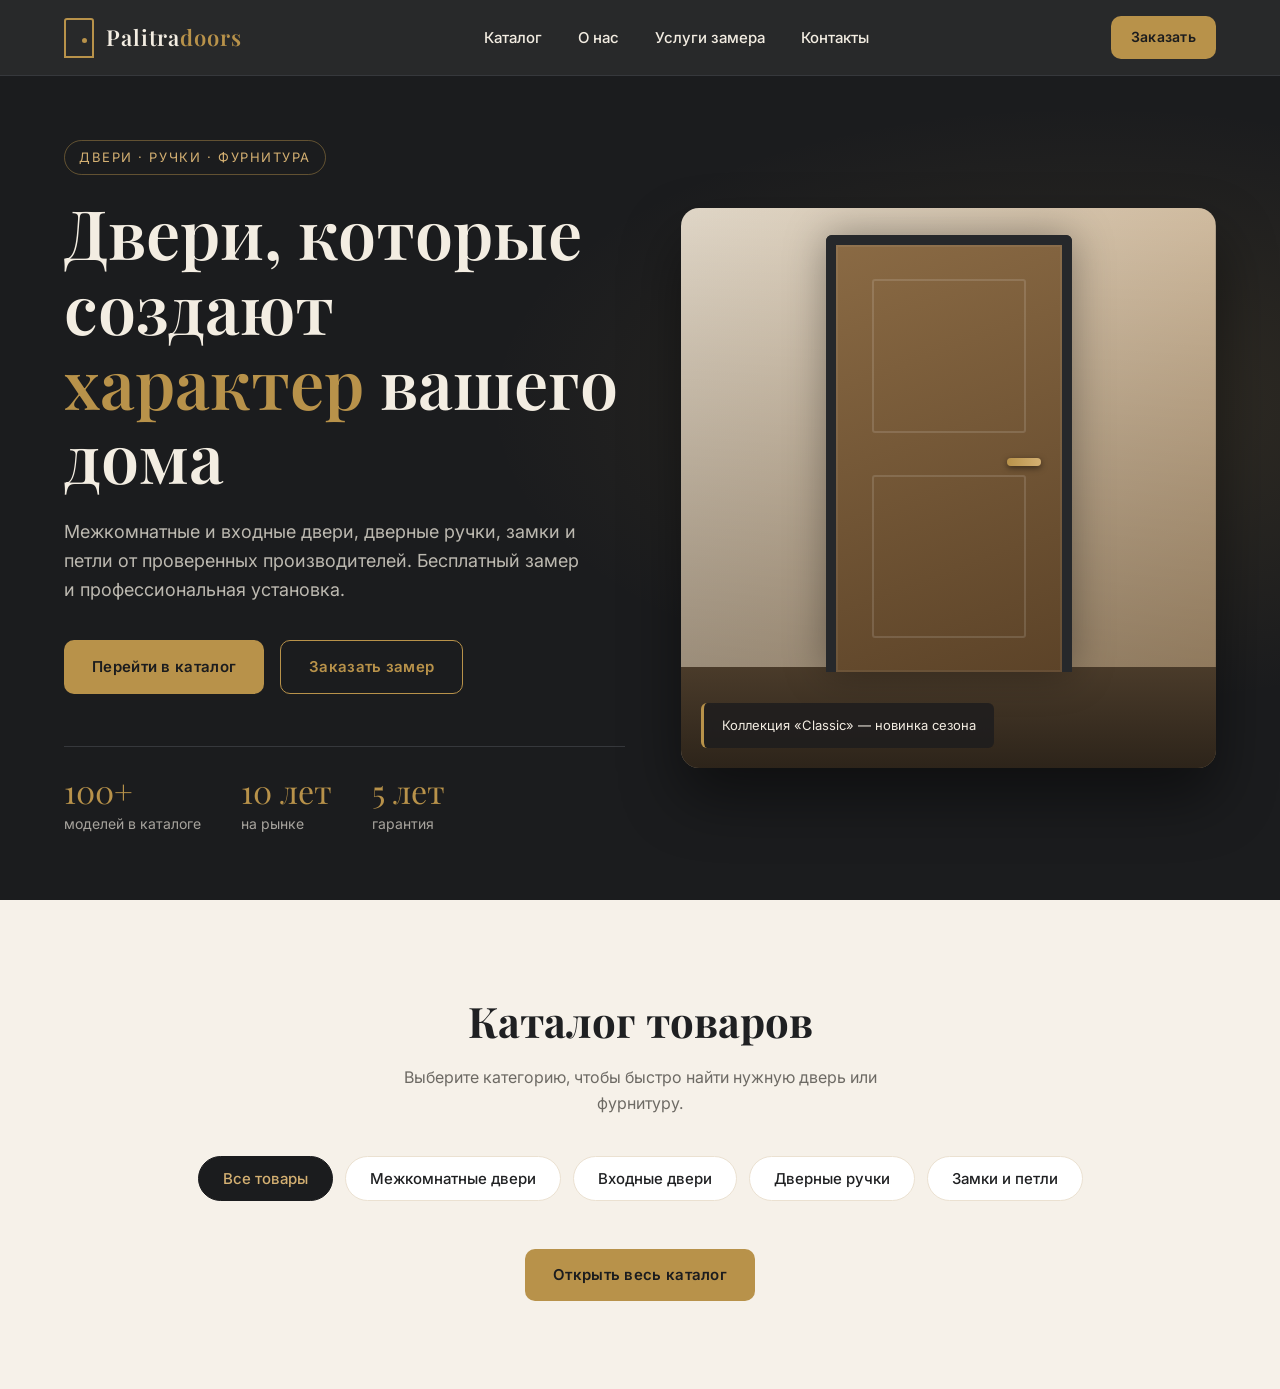
<file: index.html>
<!DOCTYPE html>
<html lang="ru">
<head>
  <meta charset="UTF-8">
  <meta name="viewport" content="width=device-width, initial-scale=1.0">
  <title>PalitraDoors — двери, ручки и ламинаты</title>
  <meta name="description" content="Каталог межкомнатных и входных дверей, дверных ручек, замков и петель. Бесплатный замер и установка.">

  <!-- Шрифты: Times New Roman (заголовки) + Inter (текст) -->
  <link rel="preconnect" href="https://fonts.googleapis.com">
  <link rel="preconnect" href="https://fonts.gstatic.com" crossorigin>
  <link href="https://fonts.googleapis.com/css2?family=Inter:wght@400;500;600&family=Playfair+Display:wght@500;600;700&display=swap" rel="stylesheet">

  <link rel="stylesheet" href="./style.css">
</head>

<body>

  <!-- =====================================================
       ШАПКА САЙТА
       ===================================================== -->
  <header class="header">
    <div class="container header__inner">

      <!-- Логотип -->
      <a href="#" class="logo" aria-label="PalitraDoors" — на главную">
        <span class="logo__icon"></span>
        <span class="logo__text">Palitra<span>doors</span></span>
      </a>

      <!-- Главное меню -->
      <nav class="nav" id="nav" aria-label="Главное меню">
        <ul class="nav__list">
          <li><a class="nav__link" href="./catalog.html">Каталог</a></li>
          <li><a class="nav__link" href="./about.html">О нас</a></li>
          <li><a class="nav__link" href="./measure.html">Услуги замера</a></li>
          <li><a class="nav__link" href="./contacts.html">Контакты</a></li>
        </ul>
      </nav>

      <!-- Кнопка заказа звонка -->
      <a href="contacts.html" class="btn btn--primary btn--sm header__cta">Заказать</a>

      <!-- Бургер для мобильных устройств -->
      <button class="burger" id="burger" aria-label="Открыть меню" aria-expanded="false">
        <span></span><span></span><span></span>
      </button>
    </div>
  </header>

  <main>

    <!-- =====================================================
         ГЛАВНЫЙ ЭКРАН (HERO)
         ===================================================== -->
    <section class="hero" id="home">
      <div class="container hero__inner">

        <!-- Текстовая часть -->
        <div class="hero__content">
          <span class="hero__tag">Двери · Ручки · Фурнитура</span>
          <h1 class="hero__title">Двери, которые создают <em>характер</em> вашего дома</h1>
          <p class="hero__subtitle">
            Межкомнатные и входные двери, дверные ручки, замки и петли от проверенных
            производителей. Бесплатный замер и профессиональная установка.
          </p>

          <div class="hero__actions">
            <a href="catalog.html" class="btn btn--primary">Перейти в каталог</a>
            <a href="measure.html" class="btn btn--outline">Заказать замер</a>
          </div>

          <!-- Цифры (заменить на реальные) -->
          <div class="hero__stats">
            <div class="stat">
              <div class="stat__num">100+</div>
              <div class="stat__label">моделей в каталоге</div>
            </div>
            <div class="stat">
              <div class="stat__num">10 лет</div>
              <div class="stat__label">на рынке</div>
            </div>
            <div class="stat">
              <div class="stat__num">5 лет</div>
              <div class="stat__label">гарантия</div>
            </div>
          </div>
        </div>

        <!-- Блок под фото интерьера с дверью.
             Пока здесь CSS-макет двери — замените на реальное фото. -->
        <div class="hero__visual" role="img" aria-label="Интерьер с межкомнатной дверью">
          <div class="door-mock">
            <span class="door-mock__handle"></span>
          </div>
          <div class="hero__badge">Коллекция «Classic» — новинка сезона</div>
        </div>

      </div>
    </section>

    <!-- =====================================================
         КАТАЛОГ: ФИЛЬТРЫ КАТЕГОРИЙ
         ===================================================== -->
    <section class="catalog" id="catalog">
      <div class="container">

        <div class="section-head">
          <h2 class="section-head__title">Каталог товаров</h2>
          <p class="section-head__text">Выберите категорию, чтобы быстро найти нужную дверь или фурнитуру.</p>
        </div>

        <!-- Кнопки-фильтры (data-filter — значение для будущей фильтрации карточек) -->
        <div class="filters" id="filters" role="tablist" aria-label="Категории товаров">
          <button class="filter-btn is-active" data-filter="all" role="tab" aria-selected="true">Все товары</button>
          <button class="filter-btn" data-filter="interior" role="tab" aria-selected="false">Межкомнатные двери</button>
          <button class="filter-btn" data-filter="entrance" role="tab" aria-selected="false">Входные двери</button>
          <button class="filter-btn" data-filter="handles"  role="tab" aria-selected="false">Дверные ручки</button>
          <button class="filter-btn" data-filter="locks"    role="tab" aria-selected="false">Замки и петли</button>
        </div>

        <!-- Каталог теперь на отдельной странице -->
        <div style="text-align:center;">
          <a href="catalog.html" class="btn btn--primary">Открыть весь каталог</a>
        </div>

      </div>
    </section>

  </main>

  <!-- =====================================================
       СКРИПТ: мобильное меню и переключение фильтров
       ===================================================== -->
  <script>
    // --- Мобильное меню ---
    const burger = document.getElementById('burger');
    const nav = document.getElementById('nav');

    burger.addEventListener('click', () => {
      const isOpen = nav.classList.toggle('is-open');
      burger.classList.toggle('is-open', isOpen);
      burger.setAttribute('aria-expanded', isOpen);
    });

    // Закрываем меню после клика по пункту
    nav.querySelectorAll('a').forEach(link =>
      link.addEventListener('click', () => {
        nav.classList.remove('is-open');
        burger.classList.remove('is-open');
        burger.setAttribute('aria-expanded', 'false');
      })
    );

    // --- Фильтры категорий: открываем каталог с выбранной категорией ---
    document.querySelectorAll('.filter-btn').forEach(btn => {
      btn.addEventListener('click', () => {
        window.location.href = 'catalog.html?cat=' + btn.dataset.filter;
      });
    });
  </script>
</body>
</html>
</file>
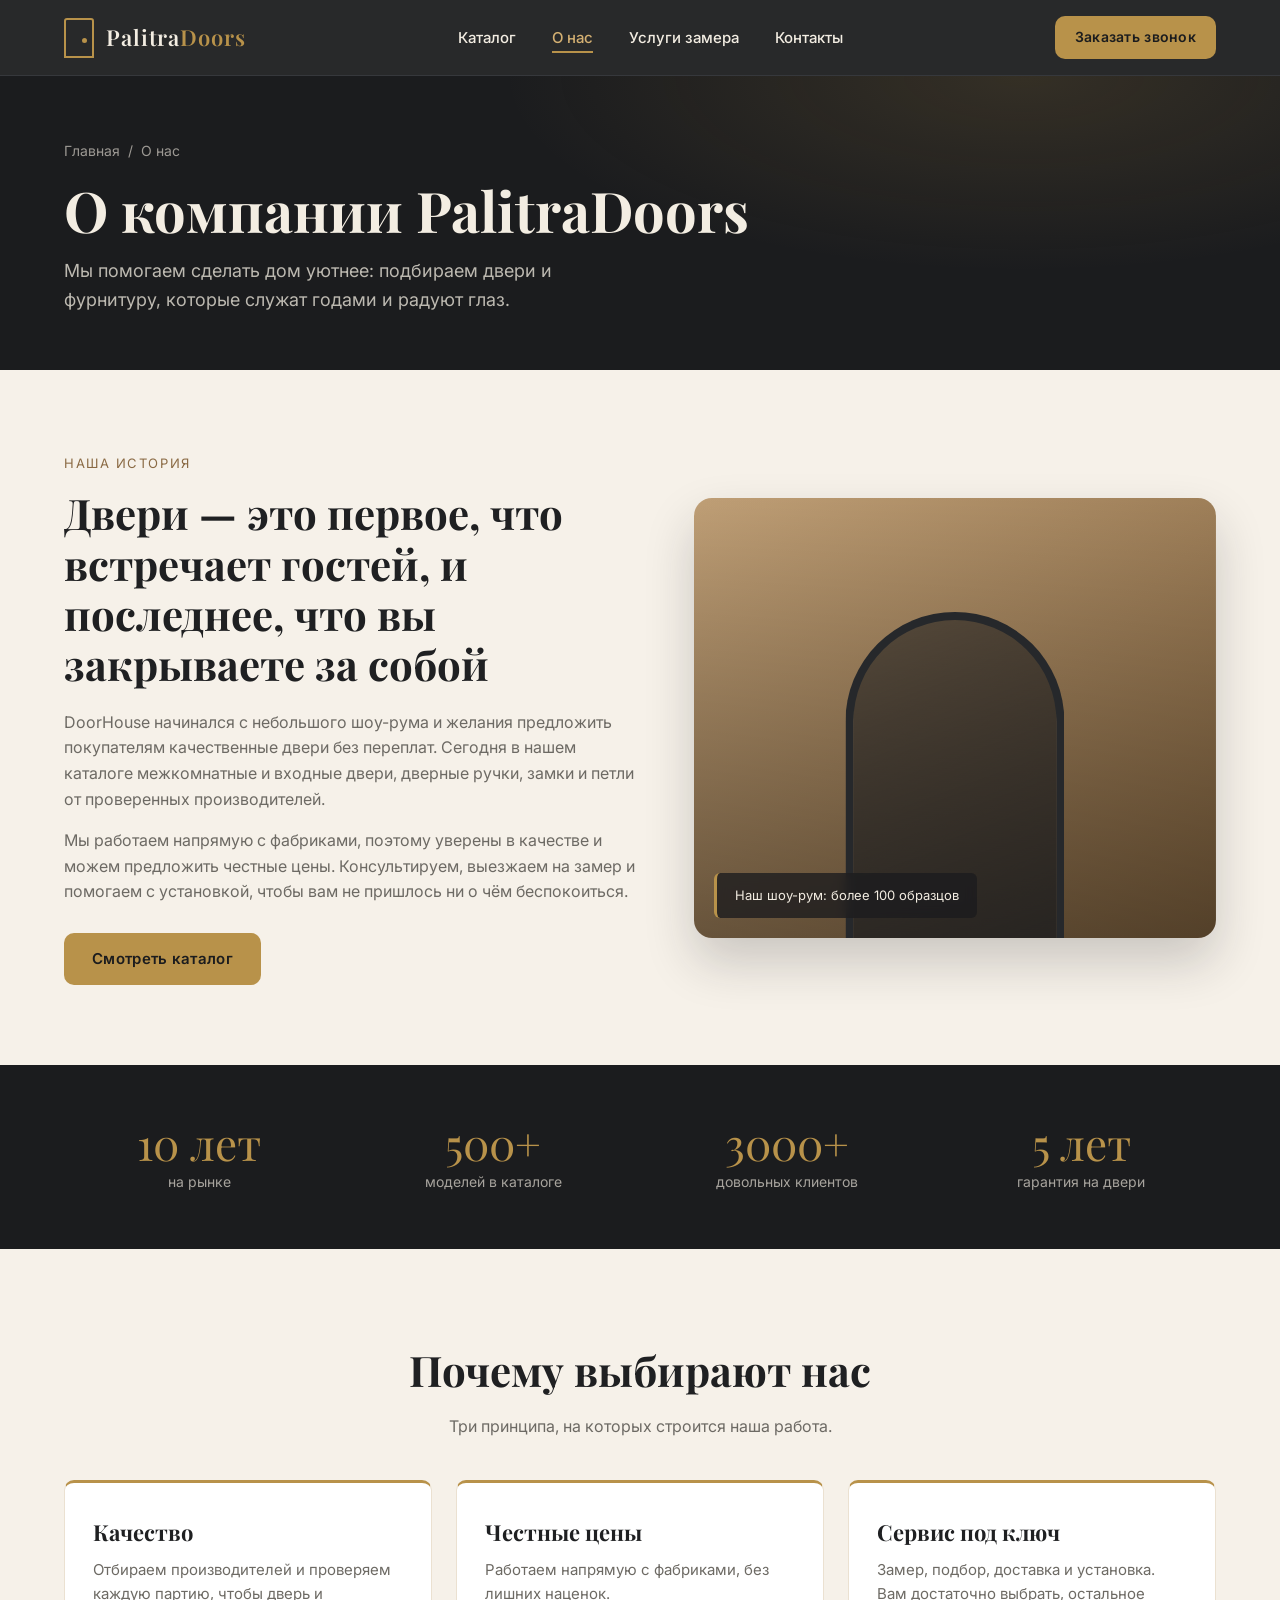
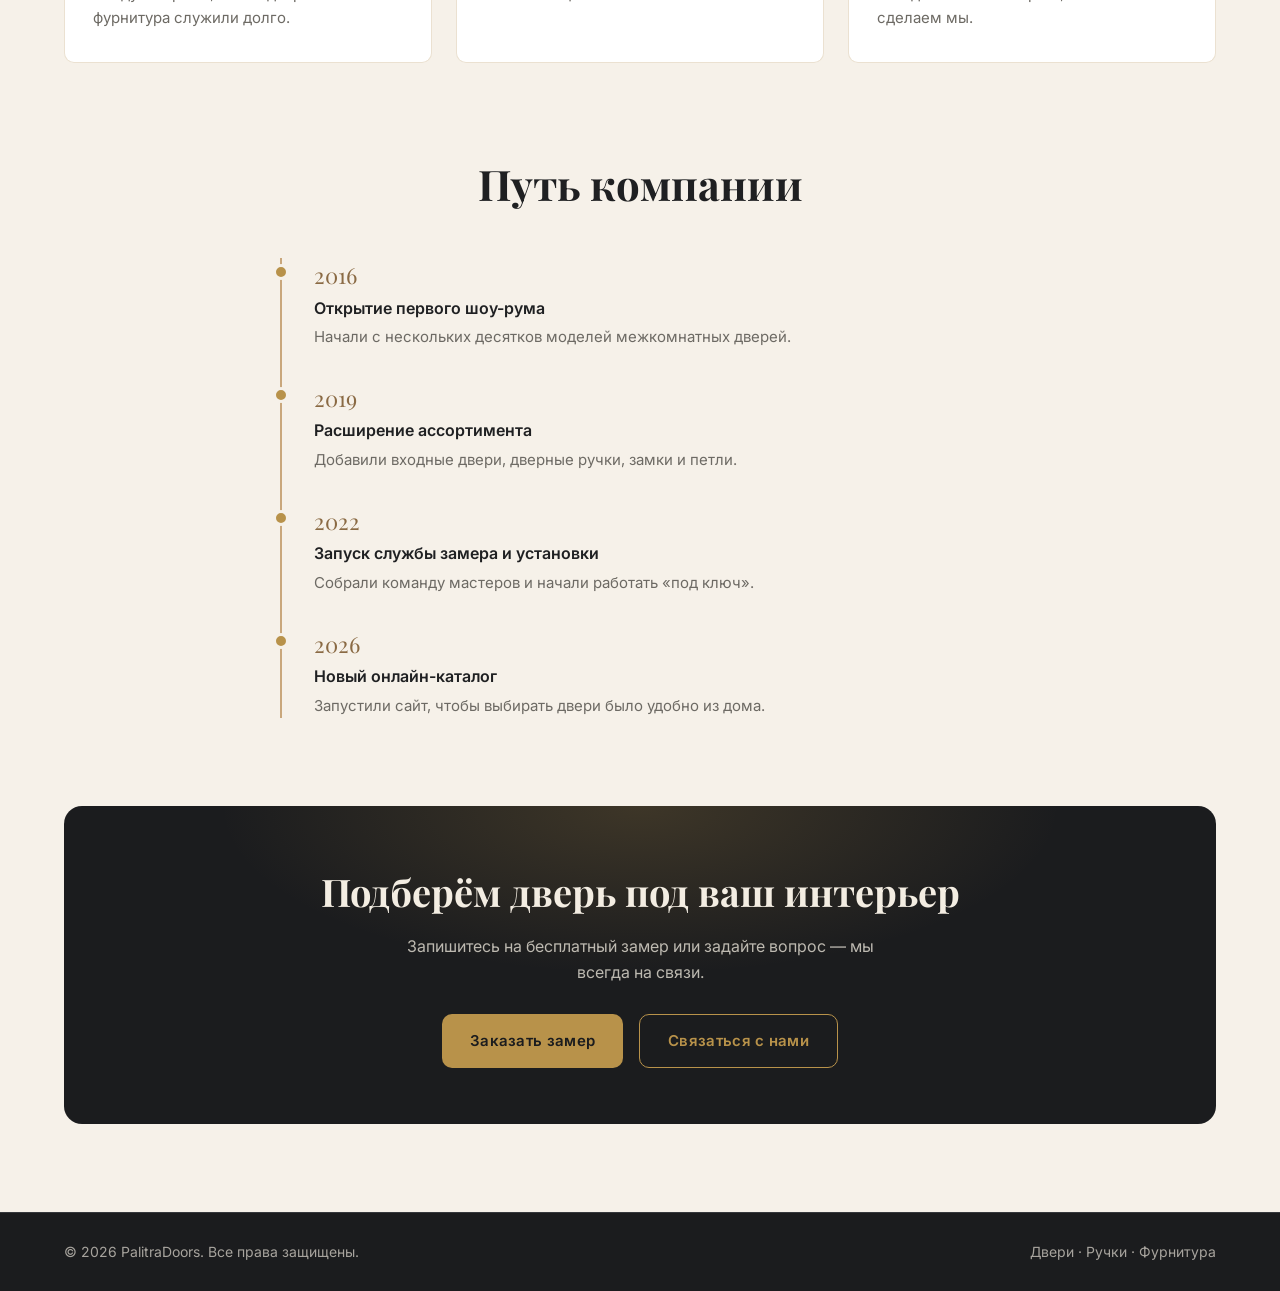
<file: about.html>
<!DOCTYPE html>
<html lang="ru">
<head>
  <meta charset="UTF-8">
  <meta name="viewport" content="width=device-width, initial-scale=1.0">
  <title>О нас — PalitraDoors</title>
  <meta name="description" content="PalitraDoors" — магазин межкомнатных и входных дверей, дверных ручек и фурнитуры. Наша история, ценности и подход к работе.">

  <!-- Шрифты -->
  <link rel="preconnect" href="https://fonts.googleapis.com">
  <link rel="preconnect" href="https://fonts.gstatic.com" crossorigin>
  <link href="https://fonts.googleapis.com/css2?family=Inter:wght@400;500;600&family=Playfair+Display:wght@500;600;700&display=swap" rel="stylesheet">

  <!-- Общие стили сайта (файл должен лежать рядом с этим HTML) -->
  <link rel="stylesheet" href="style.css">
</head>

<body>

  <!-- =====================================================
       ШАПКА САЙТА (такая же, как на других страницах)
       ===================================================== -->
  <header class="header">
    <div class="container header__inner">

      <a href="index.html" class="logo" aria-label="PalitraDoors — на главную">
        <span class="logo__icon"></span>
        <span class="logo__text">Palitra<span>Doors</span></span>
      </a>

      <nav class="nav" id="nav" aria-label="Главное меню">
        <ul class="nav__list">
          <li><a class="nav__link" href="./catalog.html">Каталог</a></li>
          <!-- Текущая страница -->
          <li><a class="nav__link is-current" href="about.html" aria-current="page">О нас</a></li>
          <li><a class="nav__link" href="./measure.html">Услуги замера</a></li>
          <li><a class="nav__link" href="./contacts.html">Контакты</a></li>
        </ul>
      </nav>

      <a href="contacts.html#callback" class="btn btn--primary btn--sm header__cta">Заказать звонок</a>

      <button class="burger" id="burger" aria-label="Открыть меню" aria-expanded="false">
        <span></span><span></span><span></span>
      </button>
    </div>
  </header>

  <main>

    <!-- =====================================================
         ЗАГОЛОВОК СТРАНИЦЫ
         ===================================================== -->
    <section class="page-hero">
      <div class="container">
        <div class="breadcrumbs">
          <a href="index.html">Главная</a><span>/</span>О нас
        </div>
        <h1 class="page-hero__title">О компании PalitraDoors</h1>
        <p class="page-hero__text">
          Мы помогаем сделать дом уютнее: подбираем двери и фурнитуру, которые служат годами и радуют глаз.
        </p>
      </div>
    </section>

    <!-- =====================================================
         О КОМПАНИИ: ТЕКСТ + БЛОК ПОД ФОТО
         (все тексты — примеры, заменить на реальные)
         ===================================================== -->
    <section class="about">
      <div class="container about__grid">

        <div>
          <span class="about__tag">Наша история</span>
          <h2 class="about__title">Двери — это первое, что встречает гостей, и последнее, что вы закрываете за собой</h2>
          <p class="about__text">
            DoorHouse начинался с небольшого шоу-рума и желания предложить покупателям качественные двери
            без переплат. Сегодня в нашем каталоге межкомнатные и входные двери, дверные ручки, замки и петли
            от проверенных производителей.
          </p>
          <p class="about__text">
            Мы работаем напрямую с фабриками, поэтому уверены в качестве и можем предложить честные цены.
            Консультируем, выезжаем на замер и помогаем с установкой, чтобы вам не пришлось ни о чём беспокоиться.
          </p>
          <a href="catalog.html" class="btn btn--primary" style="margin-top: 12px;">Смотреть каталог</a>
        </div>

        <!-- Блок под фото магазина или шоу-рума -->
        <div class="about__photo" role="img" aria-label="Шоу-рум DoorHouse">
          <div class="about__photo-badge">Наш шоу-рум: более 100 образцов</div>
        </div>

      </div>
    </section>

    <!-- =====================================================
         ЦИФРЫ КОМПАНИИ
         ===================================================== -->
    <section class="about-stats">
      <div class="container about-stats__grid">
        <div class="stat">
          <div class="stat__num">10 лет</div>
          <div class="stat__label">на рынке</div>
        </div>
        <div class="stat">
          <div class="stat__num">500+</div>
          <div class="stat__label">моделей в каталоге</div>
        </div>
        <div class="stat">
          <div class="stat__num">3000+</div>
          <div class="stat__label">довольных клиентов</div>
        </div>
        <div class="stat">
          <div class="stat__num">5 лет</div>
          <div class="stat__label">гарантия на двери</div>
        </div>
      </div>
    </section>

    <!-- =====================================================
         ЦЕННОСТИ
         ===================================================== -->
    <section class="values">
      <div class="container">
        <div class="section-head">
          <h2 class="section-head__title">Почему выбирают нас</h2>
          <p class="section-head__text">Три принципа, на которых строится наша работа.</p>
        </div>

        <div class="values__grid">
          <div class="value-card">
            <h3 class="value-card__title">Качество</h3>
            <p class="value-card__text">Отбираем производителей и проверяем каждую партию, чтобы дверь и фурнитура служили долго.</p>
          </div>
          <div class="value-card">
            <h3 class="value-card__title">Честные цены</h3>
            <p class="value-card__text">Работаем напрямую с фабриками, без лишних наценок.</p>
          </div>
          <div class="value-card">
            <h3 class="value-card__title">Сервис под ключ</h3>
            <p class="value-card__text">Замер, подбор, доставка и установка. Вам достаточно выбрать, остальное сделаем мы.</p>
          </div>
        </div>
      </div>
    </section>

    <!-- =====================================================
         ИСТОРИЯ (ТАЙМЛАЙН) — годы и события заменить на реальные
         ===================================================== -->
    <section class="timeline-section">
      <div class="container">
        <div class="section-head">
          <h2 class="section-head__title">Путь компании</h2>
        </div>

        <div class="timeline">
          <div class="timeline__item">
            <div class="timeline__year">2016</div>
            <div class="timeline__title">Открытие первого шоу-рума</div>
            <p class="timeline__text">Начали с нескольких десятков моделей межкомнатных дверей.</p>
          </div>
          <div class="timeline__item">
            <div class="timeline__year">2019</div>
            <div class="timeline__title">Расширение ассортимента</div>
            <p class="timeline__text">Добавили входные двери, дверные ручки, замки и петли.</p>
          </div>
          <div class="timeline__item">
            <div class="timeline__year">2022</div>
            <div class="timeline__title">Запуск службы замера и установки</div>
            <p class="timeline__text">Собрали команду мастеров и начали работать «под ключ».</p>
          </div>
          <div class="timeline__item">
            <div class="timeline__year">2026</div>
            <div class="timeline__title">Новый онлайн-каталог</div>
            <p class="timeline__text">Запустили сайт, чтобы выбирать двери было удобно из дома.</p>
          </div>
        </div>
      </div>
    </section>

    <!-- =====================================================
         ПРИЗЫВ К ДЕЙСТВИЮ
         ===================================================== -->
    <section class="cta">
      <div class="container">
        <div class="cta__box">
          <h2 class="cta__title">Подберём дверь под ваш интерьер</h2>
          <p class="cta__text">Запишитесь на бесплатный замер или задайте вопрос — мы всегда на связи.</p>
          <div class="cta__actions">
            <a href="measure.html" class="btn btn--primary">Заказать замер</a>
            <a href="contacts.html" class="btn btn--outline">Связаться с нами</a>
          </div>
        </div>
      </div>
    </section>

  </main>

  <!-- =====================================================
       ПОДВАЛ
       ===================================================== -->
  <footer class="footer">
    <div class="container footer__inner">
      <span>© 2026 PalitraDoors. Все права защищены.</span>
      <span>Двери · Ручки · Фурнитура</span>
    </div>
  </footer>

  <!-- =====================================================
       СКРИПТ: мобильное меню
       ===================================================== -->
  <script>
    const burger = document.getElementById('burger');
    const nav = document.getElementById('nav');
    burger.addEventListener('click', () => {
      const isOpen = nav.classList.toggle('is-open');
      burger.classList.toggle('is-open', isOpen);
      burger.setAttribute('aria-expanded', isOpen);
    });
  </script>
</body>
</html>
</file>
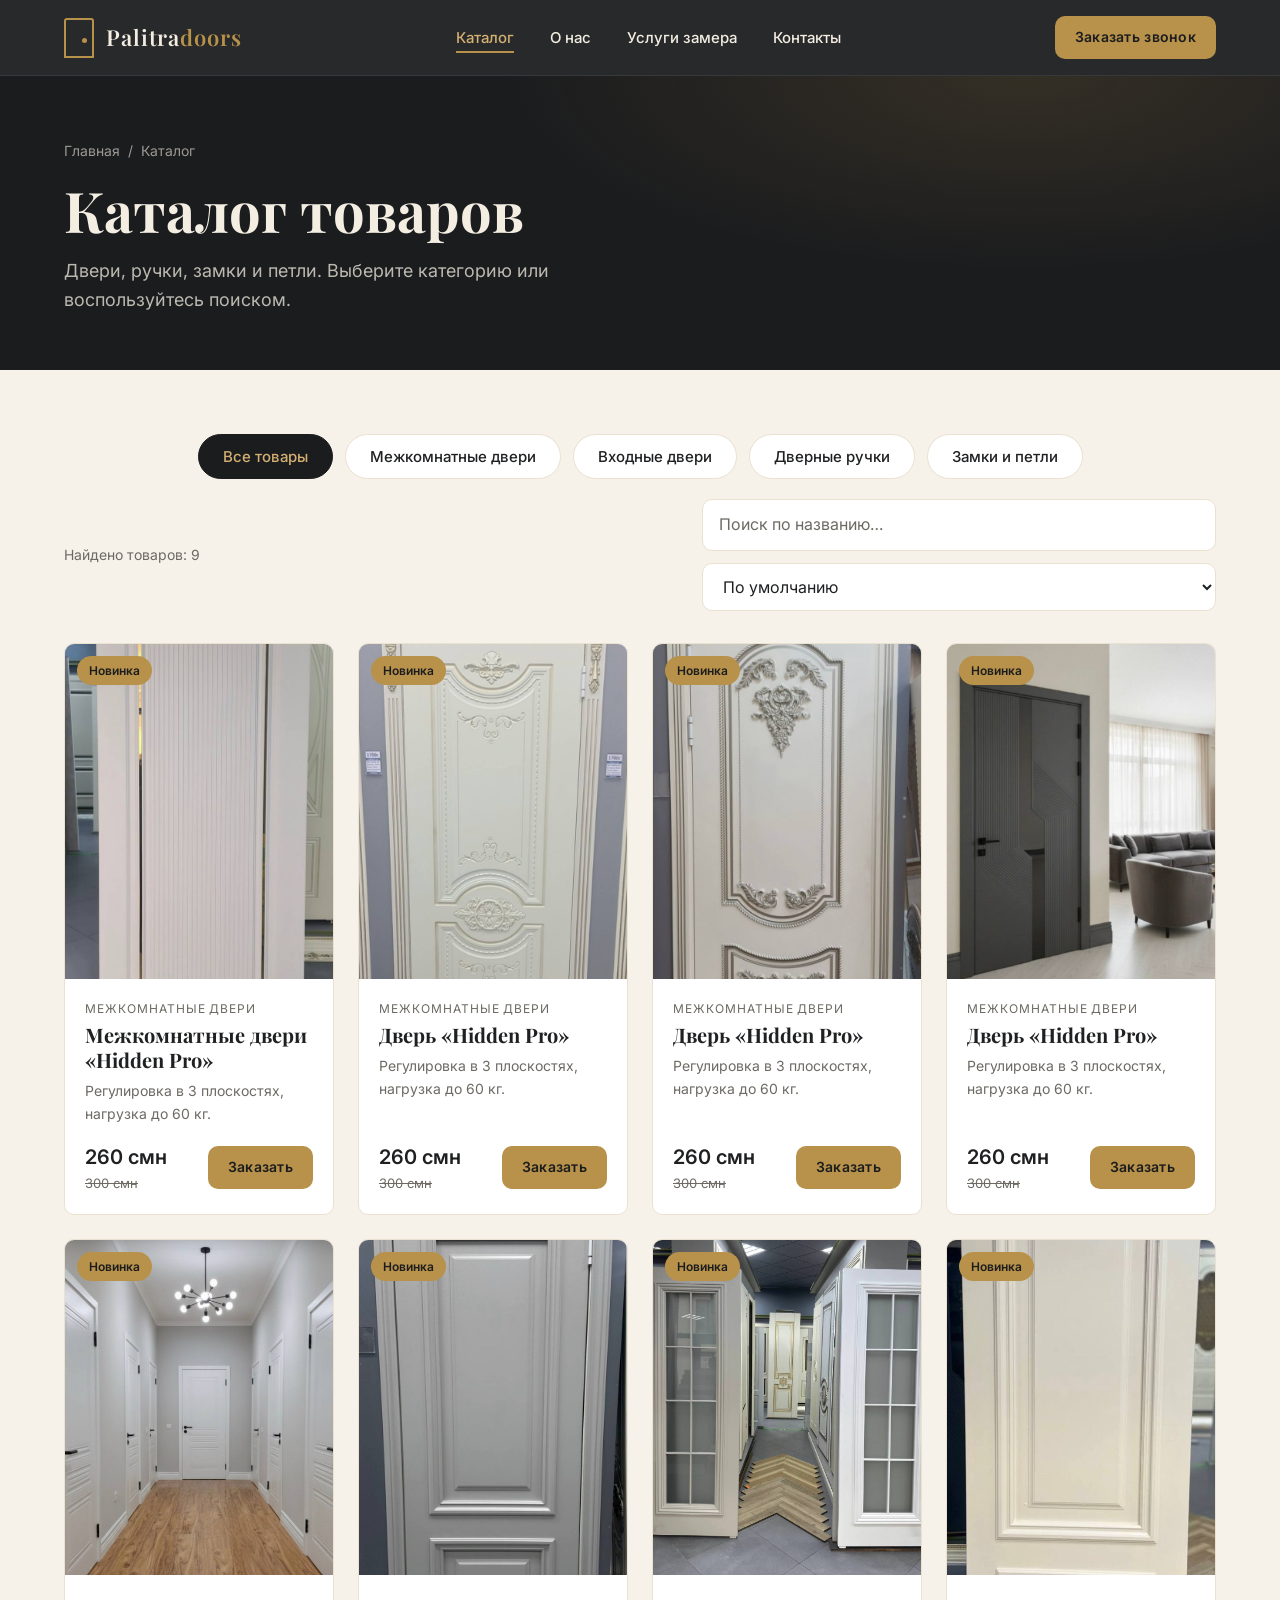
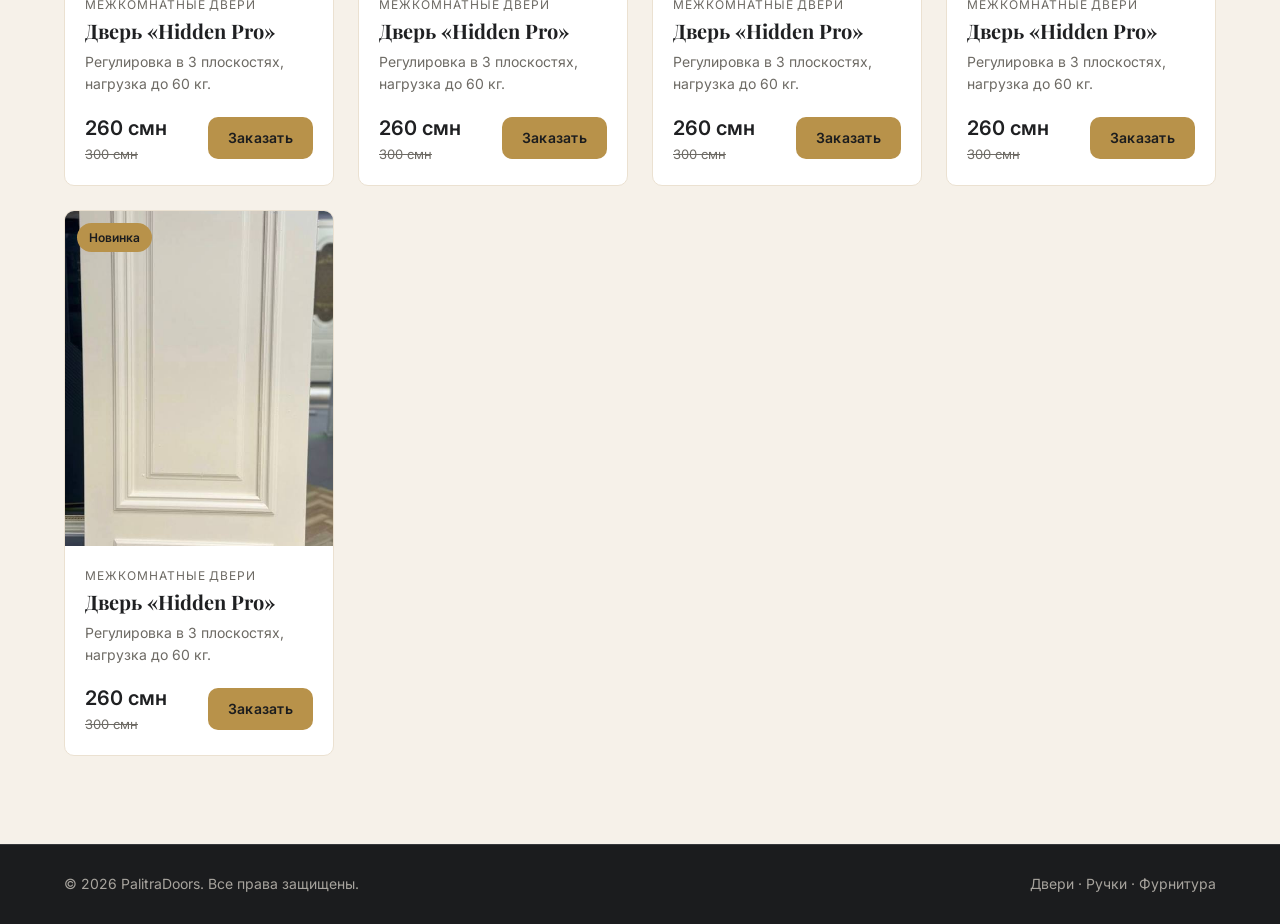
<file: catalog.html>
<!DOCTYPE html>
<html lang="ru">
<head>
  <meta charset="UTF-8">
  <meta name="viewport" content="width=device-width, initial-scale=1.0">
  <title>Каталог — PalitraDoors</title>
  <meta name="description" content="Каталог DoorHouse: межкомнатные и входные двери, дверные ручки, замки и петли. Актуальные цены и фото.">

  <!-- Шрифты -->
  <link rel="preconnect" href="https://fonts.googleapis.com">
  <link rel="preconnect" href="https://fonts.gstatic.com" crossorigin>
  <link href="https://fonts.googleapis.com/css2?family=Inter:wght@400;500;600&family=Playfair+Display:wght@500;600;700&display=swap" rel="stylesheet">

  <!-- Общие стили сайта -->
  <link rel="stylesheet" href="./style.css">
</head>

<body>

  <!-- =====================================================
       ШАПКА САЙТА
       ===================================================== -->
  <header class="header">
    <div class="container header__inner">

      <a href="index.html" class="logo" aria-label="DoorHouse — на главную">
        <span class="logo__icon"></span>
        <span class="logo__text">Palitra<span>doors</span></span>
      </a>

      <nav class="nav" id="nav" aria-label="Главное меню">
        <ul class="nav__list">
          <!-- Текущая страница -->
          <li><a class="nav__link is-current" href="./catalog.html" aria-current="page">Каталог</a></li>
          <li><a class="nav__link" href="./about.html">О нас</a></li>
          <li><a class="nav__link" href="./measure.html">Услуги замера</a></li>
          <li><a class="nav__link" href="./contacts.html">Контакты</a></li>
        </ul>
      </nav>

      <a href="contacts.html#callback" class="btn btn--primary btn--sm header__cta">Заказать звонок</a>

      <button class="burger" id="burger" aria-label="Открыть меню" aria-expanded="false">
        <span></span><span></span><span></span>
      </button>
    </div>
  </header>

  <main>

    <!-- =====================================================
         ЗАГОЛОВОК СТРАНИЦЫ
         ===================================================== -->
    <section class="page-hero">
      <div class="container">
        <div class="breadcrumbs">
          <a href="index.html">Главная</a><span>/</span>Каталог
        </div>
        <h1 class="page-hero__title">Каталог товаров</h1>
        <p class="page-hero__text">Двери, ручки, замки и петли. Выберите категорию или воспользуйтесь поиском.</p>
      </div>
    </section>

    <!-- =====================================================
         КАТАЛОГ
         ===================================================== -->
    <section class="catalog-page">
      <div class="container">

        <!-- Фильтры категорий (data-filter должен совпадать с category у товара) -->
        <div class="filters" id="filters" role="tablist" aria-label="Категории товаров">
          <button class="filter-btn is-active" data-filter="all" role="tab" aria-selected="true">Все товары</button>
          <button class="filter-btn" data-filter="interior" role="tab" aria-selected="false">Межкомнатные двери</button>
          <button class="filter-btn" data-filter="entrance" role="tab" aria-selected="false">Входные двери</button>
          <button class="filter-btn" data-filter="handles"  role="tab" aria-selected="false">Дверные ручки</button>
          <button class="filter-btn" data-filter="locks"    role="tab" aria-selected="false">Замки и петли</button>
        </div>

        <!-- Поиск и сортировка -->
        <div class="toolbar">
          <div class="catalog-count" id="catalog-count" style="margin:0;"></div>
          <div class="toolbar__controls">
            <input class="form-control" type="search" id="search" placeholder="Поиск по названию…" aria-label="Поиск по названию">
            <select class="form-control" id="sort" aria-label="Сортировка">
              <option value="default">По умолчанию</option>
              <option value="price-asc">Сначала дешёвые</option>
              <option value="price-desc">Сначала дорогие</option>
              <option value="name">По названию</option>
            </select>
          </div>
        </div>


        <!-- =================================================
             ТОВАРЫ
             ─────────────────────────────────────────────────
             КАК ДОБАВИТЬ НОВЫЙ ТОВАР:
               1. Положите фото в папку  img/products/
               2. Скопируйте любую строку <product-card ...> ниже,
                  вставьте под ней и замените фото, модель и цену.

             КАК ИЗМЕНИТЬ ТОВАР:
               Просто поменяйте значения в его строке (цену, фото, модель).

             КАК УДАЛИТЬ ТОВАР:
               Удалите его строку целиком.

             ГОТОВЫЙ ШАБЛОН (скопируйте и вставьте):

             <product-card
               category="interior"
               image="img/products/название-фото.jpg"
               model="Название модели"
               price="1500">
             </product-card>

             category: interior (межкомнатные) | entrance (входные)
                       | handles (ручки)
             Необязательно: old-price="2000"  badge="Хит"
                            description="Короткое описание"
             Полный список атрибутов — в начале файла product-card.js
             ================================================= -->
        <div class="product-grid" id="product-grid">

          
          <product-card
            category="interior"
            image="./img/products/dar1.jpg"
            model="Межкомнатные двери «Hidden Pro»"
            price="260"
            old-price="300"
            badge="Новинка"
            description="Регулировка в 3 плоскостях, нагрузка до 60 кг.">
          </product-card>

             <product-card
            category="interior"
            image="./img/products/dar2.jpg"
            model="Дверь «Hidden Pro»"
            price="260"
            old-price="300"
            badge="Новинка"
            description="Регулировка в 3 плоскостях, нагрузка до 60 кг.">
          </product-card>


             <product-card
            category="interior"
            image="./img/products/dar3.jpg"
            model="Дверь «Hidden Pro»"
            price="260"
            old-price="300"
            badge="Новинка"
            description="Регулировка в 3 плоскостях, нагрузка до 60 кг.">
          </product-card>


             <product-card
            category="interior"
            image="./img/products/dar4.jpg"
            model="Дверь «Hidden Pro»"
            price="260"
            old-price="300"
            badge="Новинка"
            description="Регулировка в 3 плоскостях, нагрузка до 60 кг.">
          </product-card>

             <product-card
            category="interior"
            image="./img/products/dar5.jpg"
            model="Дверь «Hidden Pro»"
            price="260"
            old-price="300"
            badge="Новинка"
            description="Регулировка в 3 плоскостях, нагрузка до 60 кг.">
        </product-card>


             <product-card
            category="interior"
            image="./img/products/dar6.jpg"
            model="Дверь «Hidden Pro»"
            price="260"
            old-price="300"
            badge="Новинка"
            description="Регулировка в 3 плоскостях, нагрузка до 60 кг.">
          </product-card>


             <product-card
            category="interior"
            image="./img/products/dar7.jpg"
            model="Дверь «Hidden Pro»"
            price="260"
            old-price="300"
            badge="Новинка"
            description="Регулировка в 3 плоскостях, нагрузка до 60 кг.">
          </product-card>


             <product-card
            category="interior"
            image="./img/products/dar8.jpg"
            model="Дверь «Hidden Pro»"
            price="260"
            old-price="300"
            badge="Новинка"
            description="Регулировка в 3 плоскостях, нагрузка до 60 кг.">
          </product-card>

             <product-card
            category="interior"
            image="./img/products/dar9.jpg"
            model="Дверь «Hidden Pro»"
            price="260"
            old-price="300"
            badge="Новинка"
            description="Регулировка в 3 плоскостях, нагрузка до 60 кг.">
        </product-card>

        </div>

        <!-- Сообщение, если ничего не найдено -->
        <div class="catalog-empty" id="catalog-empty">
          Ничего не найдено. Попробуйте другую категорию или запрос.
        </div>

      </div>
    </section>

  </main>

  <!-- =====================================================
       ПОДВАЛ
       ===================================================== -->
  <footer class="footer">
    <div class="container footer__inner">
      <span>© 2026 PalitraDoors. Все права защищены.</span>
      <span>Двери · Ручки · Фурнитура</span>
    </div>
  </footer>

  <!-- Компонент <product-card> -->
  <script src="./product-card.js"></script>

  <!-- =====================================================
       СКРИПТ КАТАЛОГА: фильтры, поиск, сортировка
       (работает с любыми <product-card> на странице,
        менять его при добавлении товаров не нужно)
       ===================================================== -->
  <script>
    // --- Мобильное меню ---
    const burger = document.getElementById('burger');
    const nav = document.getElementById('nav');
    burger.addEventListener('click', () => {
      const isOpen = nav.classList.toggle('is-open');
      burger.classList.toggle('is-open', isOpen);
      burger.setAttribute('aria-expanded', isOpen);
    });

    // --- Элементы страницы ---
    const gridEl   = document.getElementById('product-grid');
    const countEl  = document.getElementById('catalog-count');
    const emptyEl  = document.getElementById('catalog-empty');
    const searchEl = document.getElementById('search');
    const sortEl   = document.getElementById('sort');
    const filterButtons = Array.from(document.querySelectorAll('.filter-btn'));
    const cards = Array.from(gridEl.querySelectorAll('product-card'));

    // Запоминаем исходный порядок для сортировки «По умолчанию»
    cards.forEach((card, i) => { card.dataset.order = i; });

    // Категория берётся из адреса (?cat=handles), если она существует
    const urlCat = new URLSearchParams(window.location.search).get('cat');
    let currentCategory = filterButtons.some(b => b.dataset.filter === urlCat) ? urlCat : 'all';

    // --- Обновление списка: фильтр + поиск + сортировка ---
    function update() {
      const query = searchEl.value.trim().toLowerCase();
      let visible = 0;

      cards.forEach(card => {
        const inCategory = currentCategory === 'all' || card.getAttribute('category') === currentCategory;
        const model = (card.getAttribute('model') || '').toLowerCase();
        const show = inCategory && (!query || model.includes(query));
        card.hidden = !show;
        if (show) visible++;
      });

      // Сортировка: переставляем карточки в сетке
      const price = (c) => Number(c.getAttribute('price')) || 0;
      const sorters = {
        'default':    (a, b) => a.dataset.order - b.dataset.order,
        'price-asc':  (a, b) => price(a) - price(b),
        'price-desc': (a, b) => price(b) - price(a),
        'name':       (a, b) => (a.getAttribute('model') || '').localeCompare(b.getAttribute('model') || '', 'ru')
      };
      cards.slice().sort(sorters[sortEl.value]).forEach(card => gridEl.appendChild(card));

      countEl.textContent = 'Найдено товаров: ' + visible;
      emptyEl.classList.toggle('is-visible', visible === 0);
    }

    // --- Кнопки-фильтры ---
    function setActiveFilter() {
      filterButtons.forEach(btn => {
        const active = btn.dataset.filter === currentCategory;
        btn.classList.toggle('is-active', active);
        btn.setAttribute('aria-selected', active);
      });
    }
    filterButtons.forEach(btn => btn.addEventListener('click', () => {
      currentCategory = btn.dataset.filter;
      setActiveFilter();
      update();
    }));

    searchEl.addEventListener('input', update);
    sortEl.addEventListener('change', update);

    // Первый запуск
    setActiveFilter();
    update();
  </script>
</body>
</html>
</file>
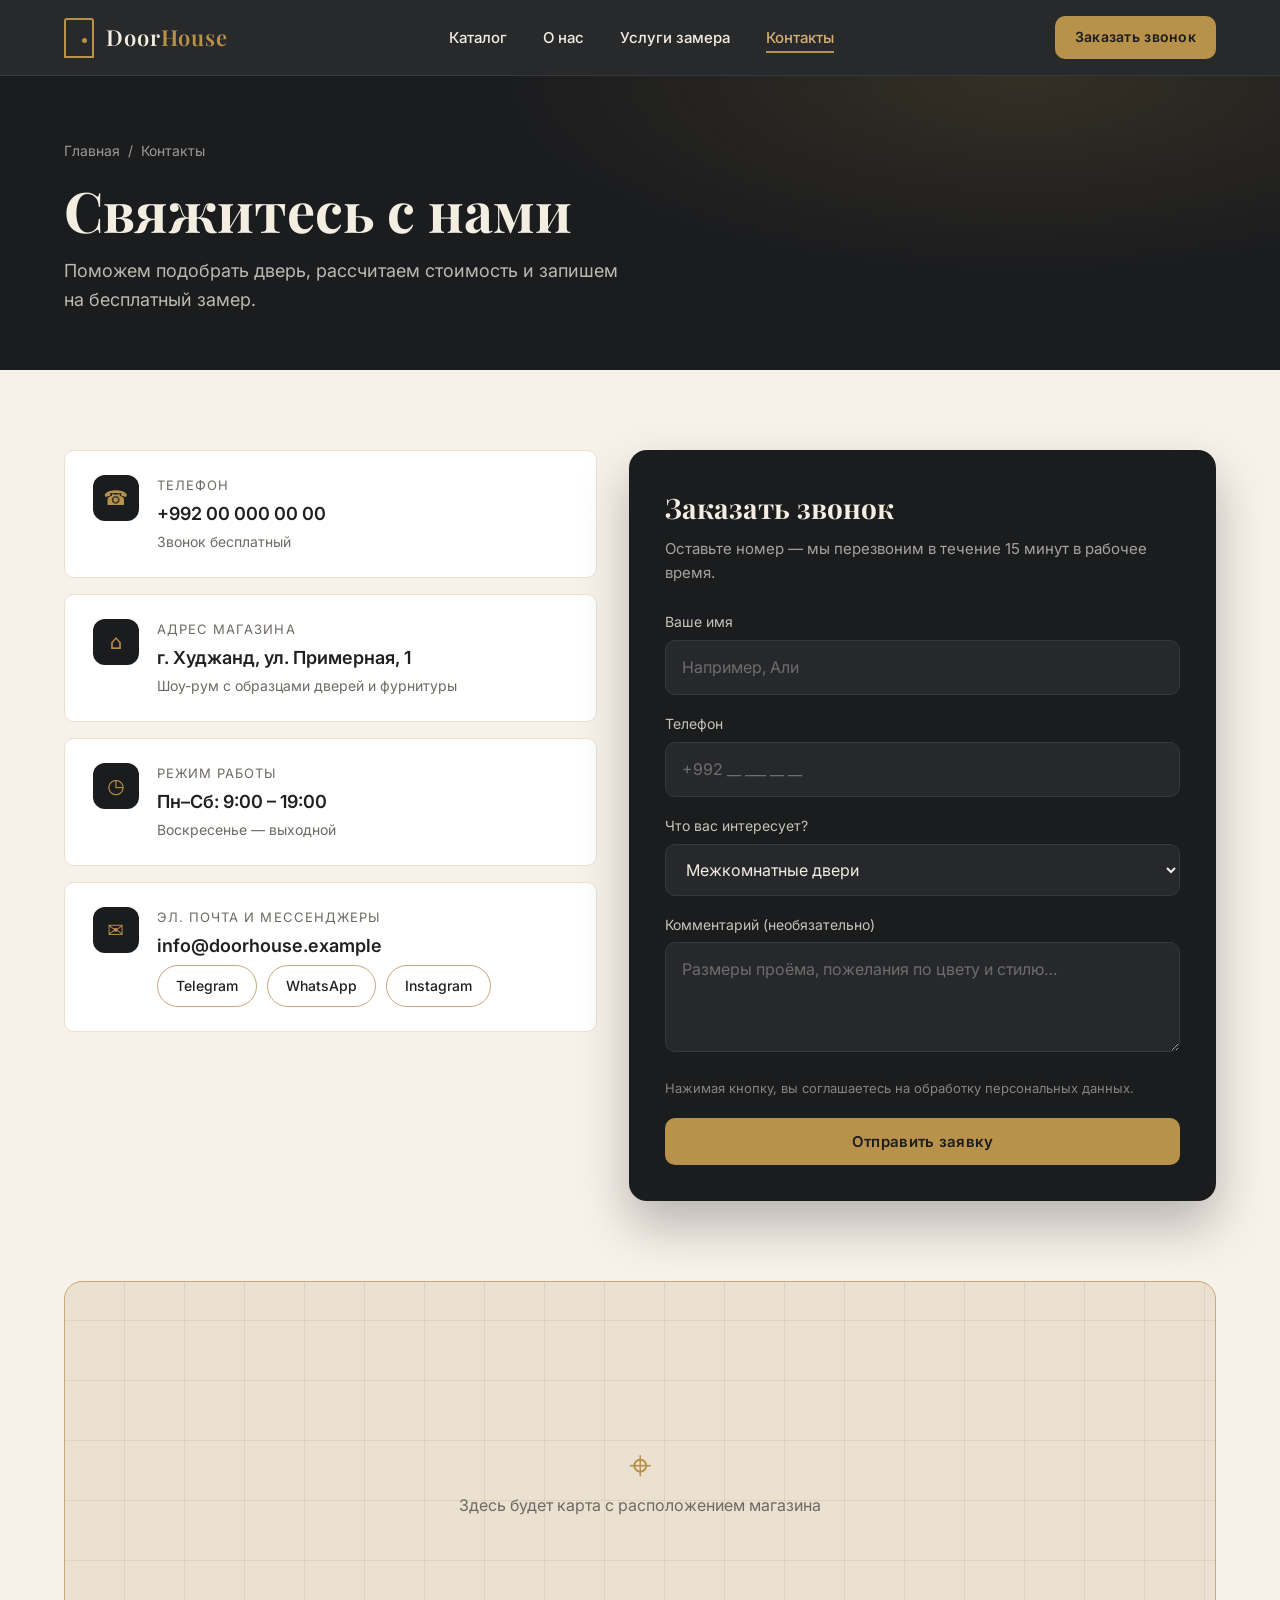
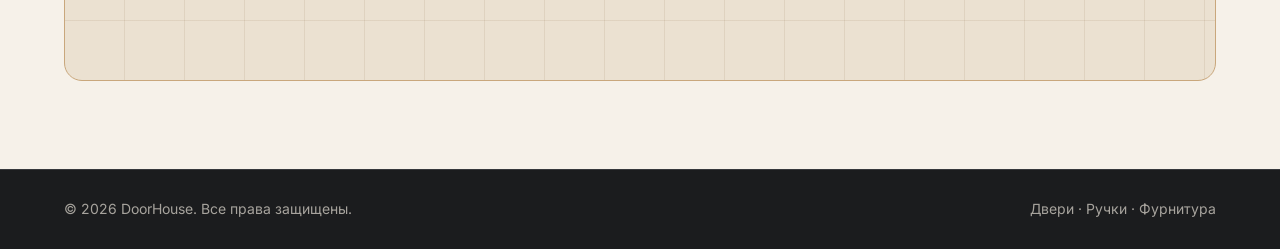
<file: contact.html>
<!DOCTYPE html>
<html lang="ru">
<head>
  <meta charset="UTF-8">
  <meta name="viewport" content="width=device-width, initial-scale=1.0">
  <title>Контакты — DoorHouse</title>
  <meta name="description" content="Контакты магазина дверей DoorHouse: адрес, телефон, режим работы, форма обратной связи и заказ замера.">

  <!-- Шрифты -->
  <link rel="preconnect" href="https://fonts.googleapis.com">
  <link rel="preconnect" href="https://fonts.gstatic.com" crossorigin>
  <link href="https://fonts.googleapis.com/css2?family=Inter:wght@400;500;600&family=Playfair+Display:wght@500;600;700&display=swap" rel="stylesheet">

  <!-- Общие стили сайта (файл должен лежать рядом с этим HTML) -->
  <link rel="stylesheet" href="style.css">
</head>

<body>

  <!-- =====================================================
       ШАПКА САЙТА (такая же, как на главной)
       ===================================================== -->
  <header class="header">
    <div class="container header__inner">

      <a href="index.html" class="logo" aria-label="DoorHouse — на главную">
        <span class="logo__icon"></span>
        <span class="logo__text">Door<span>House</span></span>
      </a>

      <nav class="nav" id="nav" aria-label="Главное меню">
        <ul class="nav__list">
          <li><a class="nav__link" href="./catalog.html">Каталог</a></li>
          <li><a class="nav__link" href="./about.html">О нас</a></li>
          <li><a class="nav__link" href="./measure.html">Услуги замера</a></li>
          <!-- Текущая страница -->
          <li><a class="nav__link is-current" href="./contact.html" aria-current="page">Контакты</a></li>
        </ul>
      </nav>

      <a href="#callback" class="btn btn--primary btn--sm header__cta">Заказать звонок</a>

      <button class="burger" id="burger" aria-label="Открыть меню" aria-expanded="false">
        <span></span><span></span><span></span>
      </button>
    </div>
  </header>

  <main>

    <!-- =====================================================
         ЗАГОЛОВОК СТРАНИЦЫ
         ===================================================== -->
    <section class="page-hero">
      <div class="container">
        <div class="breadcrumbs">
          <a href="index.html">Главная</a><span>/</span>Контакты
        </div>
        <h1 class="page-hero__title">Свяжитесь с нами</h1>
        <p class="page-hero__text">
          Поможем подобрать дверь, рассчитаем стоимость и запишем на бесплатный замер.
        </p>
      </div>
    </section>

    <!-- =====================================================
         КОНТАКТЫ: ИНФОРМАЦИЯ + ФОРМА
         ===================================================== -->
    <section class="contacts">
      <div class="container contacts__grid">

        <!-- Левая колонка: данные магазина (заменить на реальные) -->
        <div class="contact-list">

          <div class="contact-card">
            <div class="contact-card__icon" aria-hidden="true">☎</div>
            <div>
              <div class="contact-card__title">Телефон</div>
              <div class="contact-card__value"><a href="tel:+992000000000">+992 00 000 00 00</a></div>
              <div class="contact-card__note">Звонок бесплатный</div>
            </div>
          </div>

          <div class="contact-card">
            <div class="contact-card__icon" aria-hidden="true">⌂</div>
            <div>
              <div class="contact-card__title">Адрес магазина</div>
              <div class="contact-card__value">г. Худжанд, ул. Примерная, 1</div>
              <div class="contact-card__note">Шоу-рум с образцами дверей и фурнитуры</div>
            </div>
          </div>

          <div class="contact-card">
            <div class="contact-card__icon" aria-hidden="true">◷</div>
            <div>
              <div class="contact-card__title">Режим работы</div>
              <div class="contact-card__value">Пн–Сб: 9:00 – 19:00</div>
              <div class="contact-card__note">Воскресенье — выходной</div>
            </div>
          </div>

          <div class="contact-card">
            <div class="contact-card__icon" aria-hidden="true">✉</div>
            <div>
              <div class="contact-card__title">Эл. почта и мессенджеры</div>
              <div class="contact-card__value"><a href="mailto:info@doorhouse.example">info@doorhouse.example</a></div>
              <div class="socials">
                <a href="t.me//odiinazoda7" rel="noopener">Telegram</a>
                <a href="#" rel="noopener">WhatsApp</a>
                <a href="#" rel="noopener">Instagram</a>
              </div>
            </div>
          </div>

        </div>

        <!-- Правая колонка: форма обратной связи -->
        <form class="contact-form" id="callback" novalidate>
          <h2 class="contact-form__title">Заказать звонок</h2>
          <p class="contact-form__text">Оставьте номер — мы перезвоним в течение 15 минут в рабочее время.</p>

          <div class="form-group">
            <label for="name">Ваше имя</label>
            <input class="form-control" type="text" id="name" name="name" placeholder="Например, Али" required>
          </div>

          <div class="form-group">
            <label for="phone">Телефон</label>
            <input class="form-control" type="tel" id="phone" name="phone" placeholder="+992 __ ___ __ __" required>
          </div>

          <div class="form-group">
            <label for="topic">Что вас интересует?</label>
            <select class="form-control" id="topic" name="topic">
              <option>Межкомнатные двери</option>
              <option>Входные двери</option>
              <option>Дверные ручки</option>
              <option>Замки и петли</option>
              <option>Бесплатный замер</option>
            </select>
          </div>

          <div class="form-group">
            <label for="message">Комментарий (необязательно)</label>
            <textarea class="form-control" id="message" name="message" placeholder="Размеры проёма, пожелания по цвету и стилю…"></textarea>
          </div>

          <p class="form-agree">Нажимая кнопку, вы соглашаетесь на обработку персональных данных.</p>
          <button type="submit" class="btn btn--primary">Отправить заявку</button>
          <div class="form-success" id="form-success" role="status">Спасибо! Заявка принята, мы скоро свяжемся с вами.</div>
        </form>

      </div>
    </section>

    <!-- =====================================================
         КАРТА
         Чтобы подключить реальную карту, вставьте внутрь .map-box
         <iframe src="ССЫЛКА_НА_КАРТУ" loading="lazy"></iframe>
         и удалите текстовую заглушку.
         ===================================================== -->
    <section class="map-section">
      <div class="container">
        <div class="map-box">
          <div>
            <div class="map-box__pin" aria-hidden="true">⌖</div>
            Здесь будет карта с расположением магазина
          </div>
        </div>
      </div>
    </section>

  </main>

  <!-- =====================================================
       ПОДВАЛ
       ===================================================== -->
  <footer class="footer">
    <div class="container footer__inner">
      <span>© 2026 DoorHouse. Все права защищены.</span>
      <span>Двери · Ручки · Фурнитура</span>
    </div>
  </footer>

  <!-- =====================================================
       СКРИПТ: мобильное меню и отправка формы (демо)
       ===================================================== -->
  <script>
    // --- Мобильное меню ---
    const burger = document.getElementById('burger');
    const nav = document.getElementById('nav');
    burger.addEventListener('click', () => {
      const isOpen = nav.classList.toggle('is-open');
      burger.classList.toggle('is-open', isOpen);
      burger.setAttribute('aria-expanded', isOpen);
    });

    // --- Форма: простая проверка и сообщение об успехе ---
    // ВНИМАНИЕ: данные пока никуда не отправляются.
    // Для реальной отправки подключите бэкенд или сервис форм (fetch / action).
    const form = document.getElementById('callback');
    const success = document.getElementById('form-success');

    form.addEventListener('submit', (e) => {
      e.preventDefault();
      const name = form.name.value.trim();
      const phone = form.phone.value.replace(/\D/g, '');

      if (!name || phone.length < 9) {
        success.textContent = 'Пожалуйста, укажите имя и корректный номер телефона.';
        success.classList.add('is-visible');
        return;
      }
      success.textContent = 'Спасибо! Заявка принята, мы скоро свяжемся с вами.';
      success.classList.add('is-visible');
      form.reset();
    });
  </script>
</body>
</html>
</file>
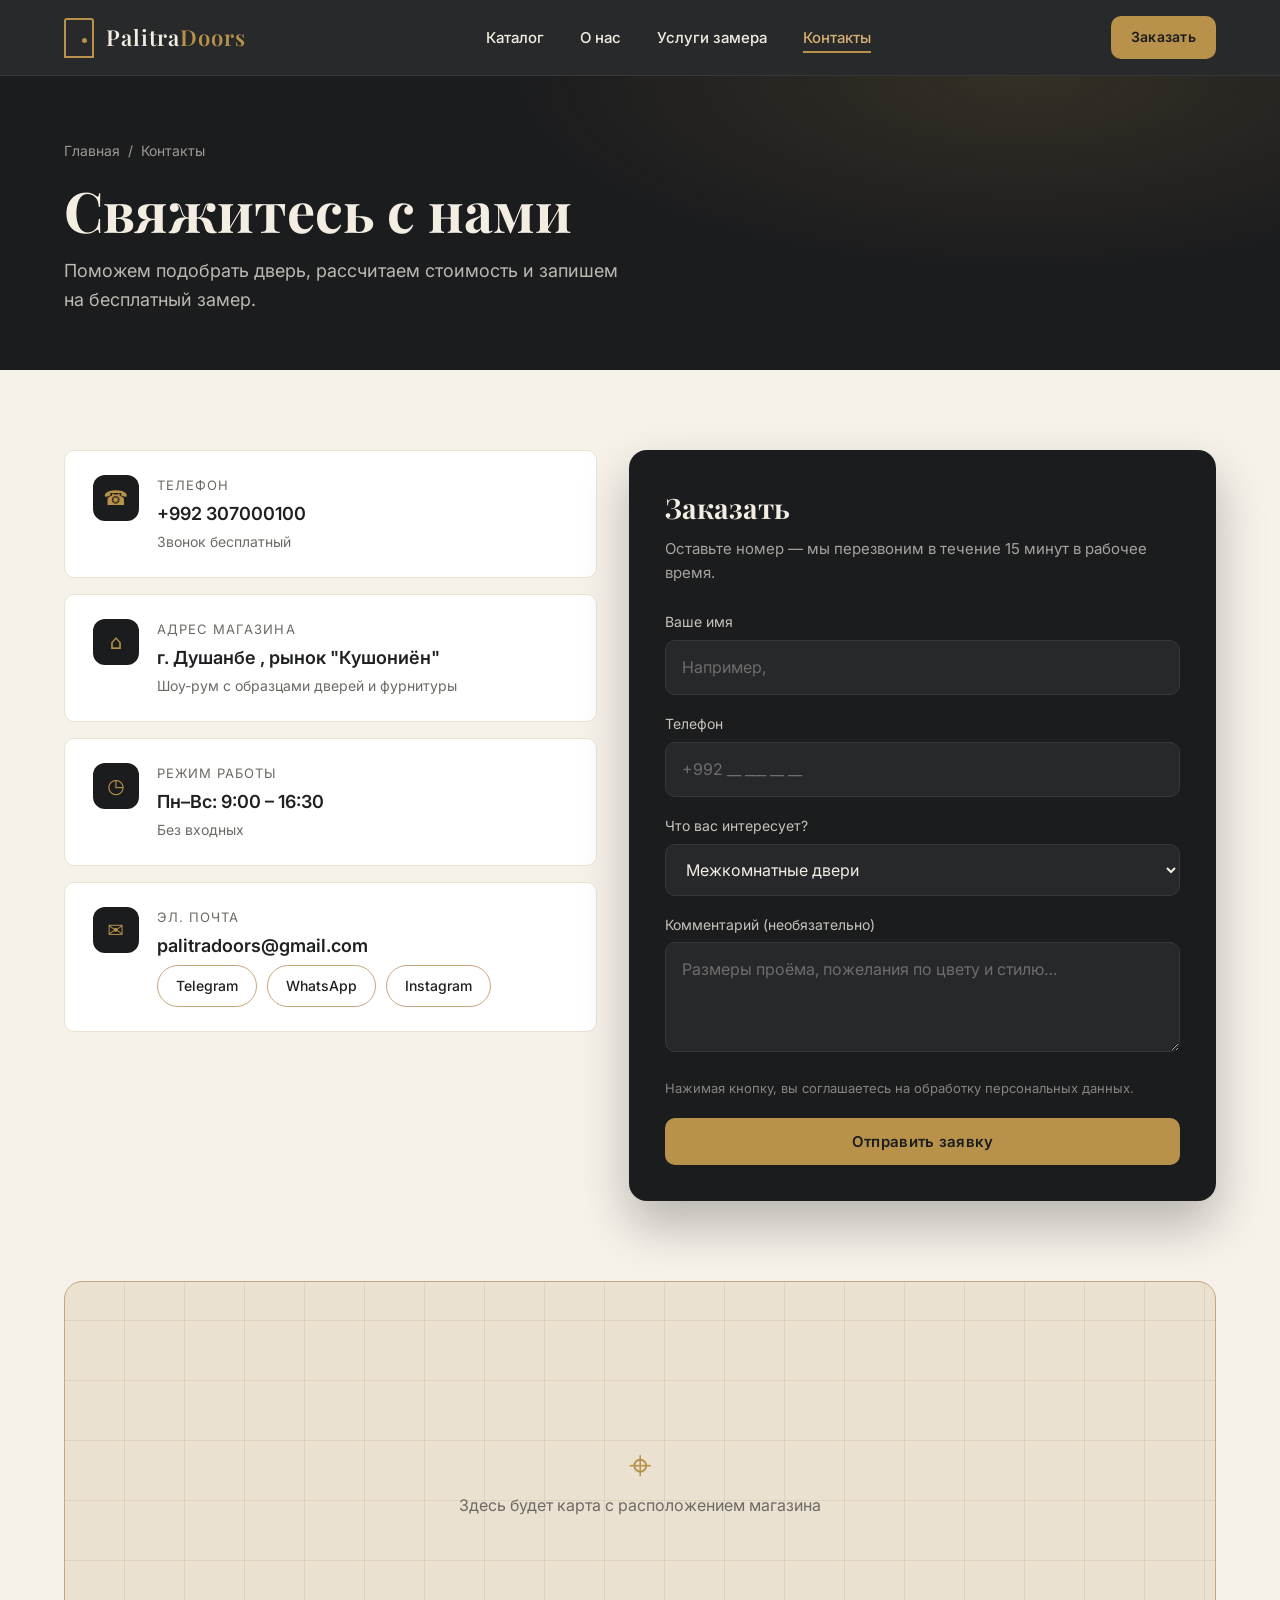
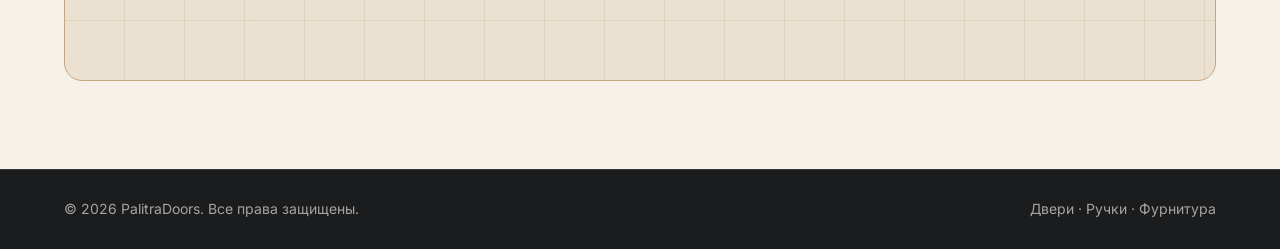
<file: contacts.html>
<!DOCTYPE html>
<html lang="ru">
<head>
  <meta charset="UTF-8">
  <meta name="viewport" content="width=device-width, initial-scale=1.0">
  <title>Контакты — PalitraDoors</title>
  <meta name="description" content="Контакты магазина дверей DoorHouse: адрес, телефон, режим работы, форма обратной связи и заказ замера.">

  <!-- Шрифты -->
  <link rel="preconnect" href="https://fonts.googleapis.com">
  <link rel="preconnect" href="https://fonts.gstatic.com" crossorigin>
  <link href="https://fonts.googleapis.com/css2?family=Inter:wght@400;500;600&family=Playfair+Display:wght@500;600;700&display=swap" rel="stylesheet">

  <!-- Общие стили сайта (файл должен лежать рядом с этим HTML) -->
  <link rel="stylesheet" href="style.css">
</head>

<body>

  <!-- =====================================================
       ШАПКА САЙТА (такая же, как на главной)
       ===================================================== -->
  <header class="header">
    <div class="container header__inner">

      <a href="index.html" class="logo" aria-label="DoorHouse — на главную">
        <span class="logo__icon"></span>
        <span class="logo__text">Palitra<span>Doors</span></span>
      </a>

      <nav class="nav" id="nav" aria-label="Главное меню">
        <ul class="nav__list">
          <li><a class="nav__link" href="./catalog.html">Каталог</a></li>
          <li><a class="nav__link" href="./about.html">О нас</a></li>
          <li><a class="nav__link" href="./measure.html">Услуги замера</a></li>
          <!-- Текущая страница -->
          <li><a class="nav__link is-current" href="./contacts.html" aria-current="page">Контакты</a></li>
        </ul>
      </nav>

      <a href="#callback" class="btn btn--primary btn--sm header__cta">Заказать</a>

      <button class="burger" id="burger" aria-label="Открыть меню" aria-expanded="false">
        <span></span><span></span><span></span>
      </button>
    </div>
  </header>

  <main>

    <!-- =====================================================
         ЗАГОЛОВОК СТРАНИЦЫ
         ===================================================== -->
    <section class="page-hero">
      <div class="container">
        <div class="breadcrumbs">
          <a href="index.html">Главная</a><span>/</span>Контакты
        </div>
        <h1 class="page-hero__title">Свяжитесь с нами</h1>
        <p class="page-hero__text">
          Поможем подобрать дверь, рассчитаем стоимость и запишем на бесплатный замер.
        </p>
      </div>
    </section>

    <!-- =====================================================
         КОНТАКТЫ: ИНФОРМАЦИЯ + ФОРМА
         ===================================================== -->
    <section class="contacts">
      <div class="container contacts__grid">

        <!-- Левая колонка: данные магазина (заменить на реальные) -->
        <div class="contact-list">

          <div class="contact-card">
            <div class="contact-card__icon" aria-hidden="true">☎</div>
            <div>
              <div class="contact-card__title">Телефон</div>
              <div class="contact-card__value"><a href="tel:+992307000100">+992 307000100</a></div>
              <div class="contact-card__note">Звонок бесплатный</div>
            </div>
          </div>

          <div class="contact-card">
            <div class="contact-card__icon" aria-hidden="true">⌂</div>
            <div>
              <div class="contact-card__title">Адрес магазина</div>
              <div class="contact-card__value">г. Душанбе , рынок "Кушониён"</div>
              <div class="contact-card__note">Шоу-рум с образцами дверей и фурнитуры</div>
            </div>
          </div>

          <div class="contact-card">
            <div class="contact-card__icon" aria-hidden="true">◷</div>
            <div>
              <div class="contact-card__title">Режим работы</div>
              <div class="contact-card__value">Пн–Вс: 9:00 – 16:30</div>
              <div class="contact-card__note">Без входных</div>
            </div>
          </div>

          <div class="contact-card">
            <div class="contact-card__icon" aria-hidden="true">✉</div>
            <div>
              <div class="contact-card__title">Эл. почта </div>
              <div class="contact-card__value"><a href="mailto:info@doorhouse.example">palitradoors@gmail.com</a></div>
              <div class="socials">
                <a href="https://t.me/IsmoljonN"
                  target="_blank"
                  rel="noopener noreferrer">
                    Telegram
                </a>
                <a href="https://wa.me/992307000100"
                  target="_blank"
                  rel="noopener noreferrer">
                    WhatsApp
                </a>
                <a href="#" rel="noopener">Instagram</a>
              </div>
            </div>
          </div>

        </div>

        <!-- Правая колонка: форма обратной связи -->
        <form class="contact-form" id="callback" novalidate>
          <h2 class="contact-form__title">Заказать</h2>
          <p class="contact-form__text">Оставьте номер — мы перезвоним в течение 15 минут в рабочее время.</p>

          <div class="form-group">
            <label for="name">Ваше имя</label>
            <input class="form-control" type="text" id="name" name="name" placeholder="Например," required>
          </div>

          <div class="form-group">
            <label for="phone">Телефон</label>
            <input class="form-control" type="tel" id="phone" name="phone" placeholder="+992 __ ___ __ __" required>
          </div>

          <div class="form-group">
            <label for="topic">Что вас интересует?</label>
            <select class="form-control" id="topic" name="topic">
              <option>Межкомнатные двери</option>
              <option>Входные двери</option>
              <option>Дверные ручки</option>
              <option>Замки и петли</option>
              <option>Бесплатный замер</option>
            </select>
          </div>

          <div class="form-group">
            <label for="message">Комментарий (необязательно)</label>
            <textarea class="form-control" id="message" name="message" placeholder="Размеры проёма, пожелания по цвету и стилю…"></textarea>
          </div>

          <p class="form-agree">Нажимая кнопку, вы соглашаетесь на обработку персональных данных.</p>
          <button type="submit" class="btn btn--primary">Отправить заявку</button>
          <div class="form-success" id="form-success" role="status">Спасибо! Заявка принята, мы скоро свяжемся с вами.</div>
        </form>

      </div>
    </section>

    <!-- =====================================================
         КАРТА
         Чтобы подключить реальную карту, вставьте внутрь .map-box
         <iframe src="ССЫЛКА_НА_КАРТУ" loading="lazy"></iframe>
         и удалите текстовую заглушку.
         ===================================================== -->
    <section class="map-section">
      <div class="container">
        <div class="map-box">
          <div>
            <div class="map-box__pin" aria-hidden="true">⌖</div>
            Здесь будет карта с расположением магазина
          </div>
        </div>
      </div>
    </section>

  </main>

  <!-- =====================================================
       ПОДВАЛ
       ===================================================== -->
  <footer class="footer">
    <div class="container footer__inner">
      <span>© 2026 PalitraDoors. Все права защищены.</span>
      <span>Двери · Ручки · Фурнитура</span>
    </div>
  </footer>

  <!-- =====================================================
       СКРИПТ: мобильное меню и отправка формы (демо)
       ===================================================== -->
  <script>
    // --- Мобильное меню ---
    const burger = document.getElementById('burger');
    const nav = document.getElementById('nav');
    burger.addEventListener('click', () => {
      const isOpen = nav.classList.toggle('is-open');
      burger.classList.toggle('is-open', isOpen);
      burger.setAttribute('aria-expanded', isOpen);
    });

    // --- Форма: простая проверка и сообщение об успехе ---
    // ВНИМАНИЕ: данные пока никуда не отправляются.
    // Для реальной отправки подключите бэкенд или сервис форм (fetch / action).
    const form = document.getElementById('callback');
    const success = document.getElementById('form-success');

    form.addEventListener('submit', (e) => {
      e.preventDefault();
      const name = form.name.value.trim();
      const phone = form.phone.value.replace(/\D/g, '');

      if (!name || phone.length < 9) {
        success.textContent = 'Пожалуйста, укажите имя и корректный номер телефона.';
        success.classList.add('is-visible');
        return;
      }
      success.textContent = 'Спасибо! Заявка принята, мы скоро свяжемся с вами.';
      success.classList.add('is-visible');
      form.reset();
    });
  </script>
</body>
</html>
</file>
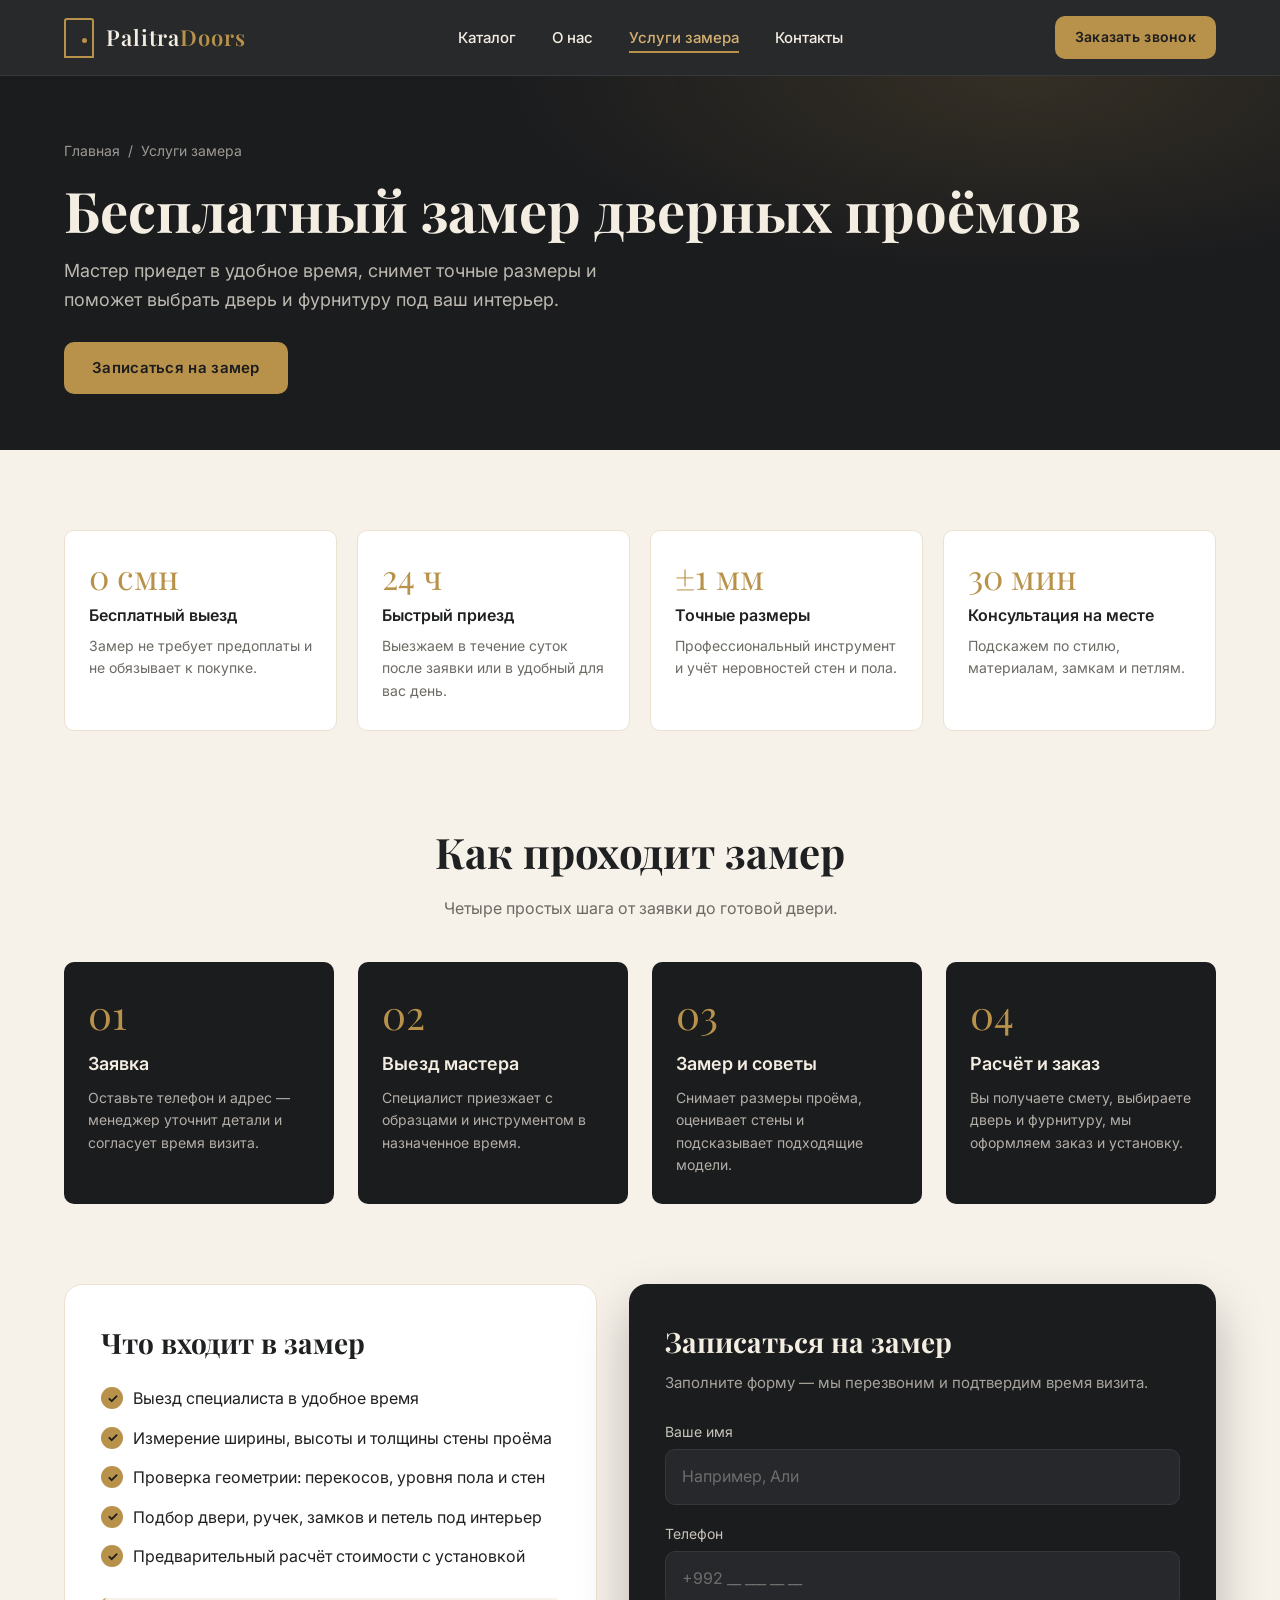
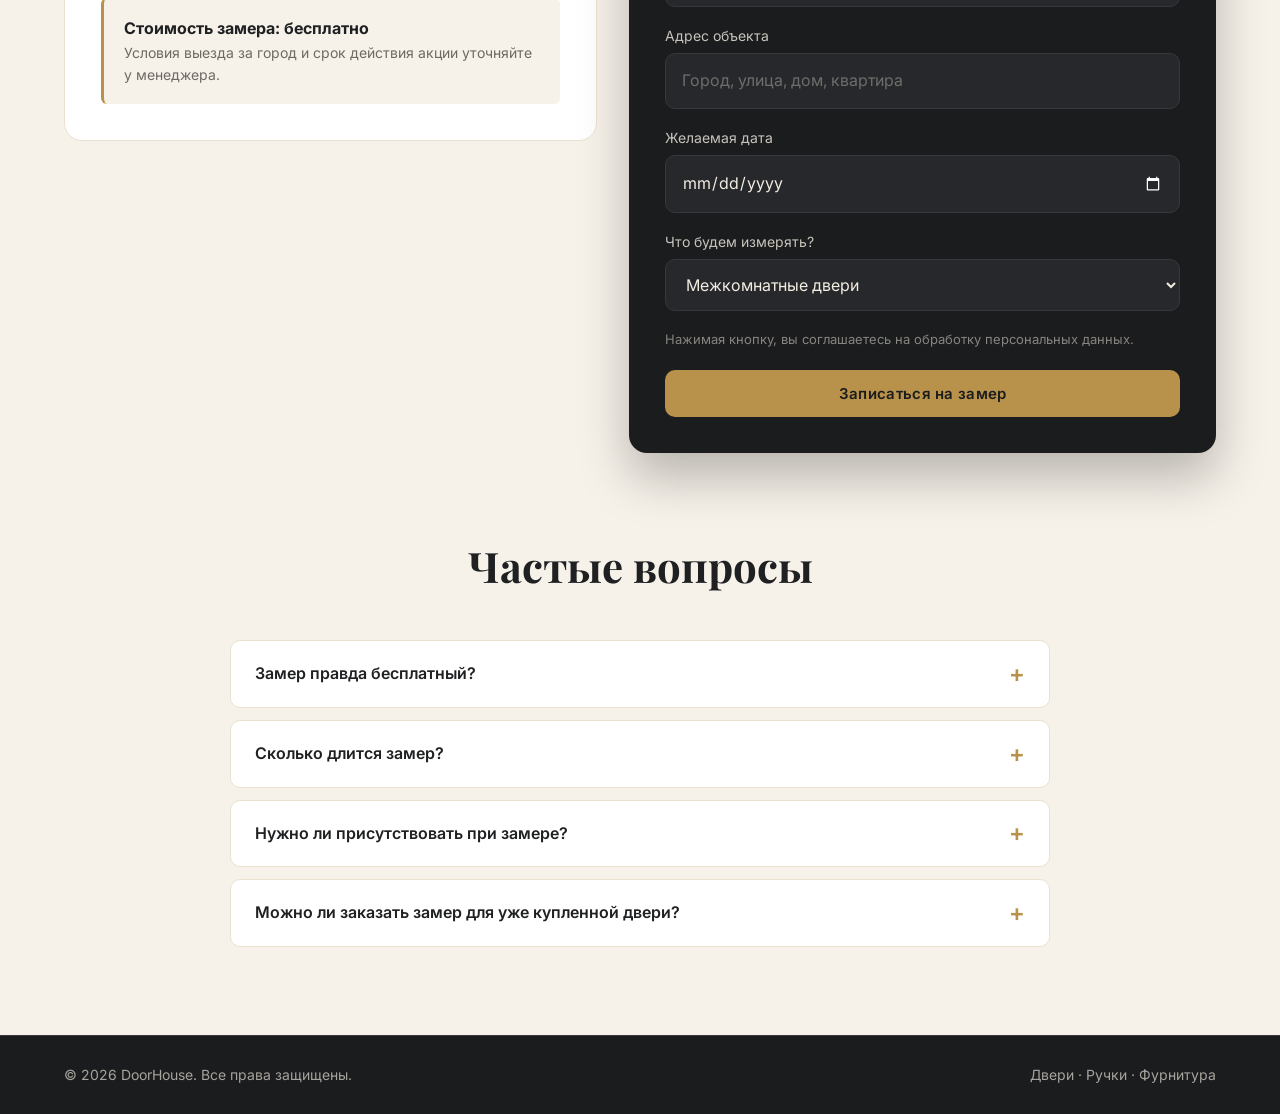
<file: measure.html>
<!DOCTYPE html>
<html lang="ru">
<head>
  <meta charset="UTF-8">
  <meta name="viewport" content="width=device-width, initial-scale=1.0">
  <title>Услуги замера — PalitraDoors</title>
  <meta name="description" content="Бесплатный замер дверных проёмов от PalitraDoors: выезд мастера, точные размеры, консультация по выбору двери и фурнитуры.">

  <!-- Шрифты -->
  <link rel="preconnect" href="https://fonts.googleapis.com">
  <link rel="preconnect" href="https://fonts.gstatic.com" crossorigin>
  <link href="https://fonts.googleapis.com/css2?family=Inter:wght@400;500;600&family=Playfair+Display:wght@500;600;700&display=swap" rel="stylesheet">

  <!-- Общие стили сайта (файл должен лежать рядом с этим HTML) -->
  <link rel="stylesheet" href="style.css">
</head>

<body>

  <!-- =====================================================
       ШАПКА САЙТА (такая же, как на других страницах)
       ===================================================== -->
  <header class="header">
    <div class="container header__inner">

      <a href="index.html" class="logo" aria-label="PalitraDoors — на главную">
        <span class="logo__icon"></span>
        <span class="logo__text">Palitra<span>Doors</span></span>
      </a>

      <nav class="nav" id="nav" aria-label="Главное меню">
        <ul class="nav__list">
          <li><a class="nav__link" href="./catalog.html">Каталог</a></li>
          <li><a class="nav__link" href="./about.html">О нас</a></li>
          <!-- Текущая страница -->
          <li><a class="nav__link is-current" href="./measure.html" aria-current="page">Услуги замера</a></li>
          <li><a class="nav__link" href="./contacts.html">Контакты</a></li>
        </ul>
      </nav>

      <a href="#booking" class="btn btn--primary btn--sm header__cta">Заказать звонок</a>

      <button class="burger" id="burger" aria-label="Открыть меню" aria-expanded="false">
        <span></span><span></span><span></span>
      </button>
    </div>
  </header>

  <main>

    <!-- =====================================================
         ЗАГОЛОВОК СТРАНИЦЫ
         ===================================================== -->
    <section class="page-hero">
      <div class="container">
        <div class="breadcrumbs">
          <a href="index.html">Главная</a><span>/</span>Услуги замера
        </div>
        <h1 class="page-hero__title">Бесплатный замер дверных проёмов</h1>
        <p class="page-hero__text">
          Мастер приедет в удобное время, снимет точные размеры и поможет выбрать дверь и фурнитуру под ваш интерьер.
        </p>
        <div style="margin-top: 28px;">
          <a href="#booking" class="btn btn--primary">Записаться на замер</a>
        </div>
      </div>
    </section>

    <!-- =====================================================
         ПРЕИМУЩЕСТВА (цифры заменить на реальные)
         ===================================================== -->
    <section class="measure-benefits">
      <div class="container">
        <div class="benefits">
          <div class="benefit">
            <div class="benefit__num">0 смн</div>
            <div class="benefit__title">Бесплатный выезд</div>
            <p class="benefit__text">Замер не требует предоплаты и не обязывает к покупке.</p>
          </div>
          <div class="benefit">
            <div class="benefit__num">24 ч</div>
            <div class="benefit__title">Быстрый приезд</div>
            <p class="benefit__text">Выезжаем в течение суток после заявки или в удобный для вас день.</p>
          </div>
          <div class="benefit">
            <div class="benefit__num">±1 мм</div>
            <div class="benefit__title">Точные размеры</div>
            <p class="benefit__text">Профессиональный инструмент и учёт неровностей стен и пола.</p>
          </div>
          <div class="benefit">
            <div class="benefit__num">30 мин</div>
            <div class="benefit__title">Консультация на месте</div>
            <p class="benefit__text">Подскажем по стилю, материалам, замкам и петлям.</p>
          </div>
        </div>
      </div>
    </section>

    <!-- =====================================================
         ЭТАПЫ РАБОТЫ
         ===================================================== -->
    <section class="steps-section">
      <div class="container">
        <div class="section-head">
          <h2 class="section-head__title">Как проходит замер</h2>
          <p class="section-head__text">Четыре простых шага от заявки до готовой двери.</p>
        </div>

        <!-- Номера шагов добавляются автоматически через CSS counter -->
        <div class="steps">
          <div class="step">
            <h3 class="step__title">Заявка</h3>
            <p class="step__text">Оставьте телефон и адрес — менеджер уточнит детали и согласует время визита.</p>
          </div>
          <div class="step">
            <h3 class="step__title">Выезд мастера</h3>
            <p class="step__text">Специалист приезжает с образцами и инструментом в назначенное время.</p>
          </div>
          <div class="step">
            <h3 class="step__title">Замер и советы</h3>
            <p class="step__text">Снимает размеры проёма, оценивает стены и подсказывает подходящие модели.</p>
          </div>
          <div class="step">
            <h3 class="step__title">Расчёт и заказ</h3>
            <p class="step__text">Вы получаете смету, выбираете дверь и фурнитуру, мы оформляем заказ и установку.</p>
          </div>
        </div>
      </div>
    </section>

    <!-- =====================================================
         ЗАПИСЬ НА ЗАМЕР: ЧТО ВХОДИТ + ФОРМА
         ===================================================== -->
    <section class="booking" id="booking">
      <div class="container booking__grid">

        <!-- Левая колонка: что входит в услугу -->
        <div class="included">
          <h2 class="included__title">Что входит в замер</h2>
          <ul class="included__list">
            <li>Выезд специалиста в удобное время</li>
            <li>Измерение ширины, высоты и толщины стены проёма</li>
            <li>Проверка геометрии: перекосов, уровня пола и стен</li>
            <li>Подбор двери, ручек, замков и петель под интерьер</li>
            <li>Предварительный расчёт стоимости с установкой</li>
          </ul>
          <div class="included__price">
            <strong>Стоимость замера: бесплатно</strong><br>
            Условия выезда за город и срок действия акции уточняйте у менеджера.
          </div>
        </div>

        <!-- Правая колонка: форма записи -->
        <form class="contact-form" id="measure-form" novalidate>
          <h2 class="contact-form__title">Записаться на замер</h2>
          <p class="contact-form__text">Заполните форму — мы перезвоним и подтвердим время визита.</p>

          <div class="form-group">
            <label for="name">Ваше имя</label>
            <input class="form-control" type="text" id="name" name="name" placeholder="Например, Али" required>
          </div>

          <div class="form-group">
            <label for="phone">Телефон</label>
            <input class="form-control" type="tel" id="phone" name="phone" placeholder="+992 __ ___ __ __" required>
          </div>

          <div class="form-group">
            <label for="address">Адрес объекта</label>
            <input class="form-control" type="text" id="address" name="address" placeholder="Город, улица, дом, квартира">
          </div>

          <div class="form-group">
            <label for="date">Желаемая дата</label>
            <input class="form-control" type="date" id="date" name="date">
          </div>

          <div class="form-group">
            <label for="doors">Что будем измерять?</label>
            <select class="form-control" id="doors" name="doors">
              <option>Межкомнатные двери</option>
              <option>Входную дверь</option>
              <option>Несколько проёмов</option>
              <option>Пока не знаю, нужна консультация</option>
            </select>
          </div>

          <p class="form-agree">Нажимая кнопку, вы соглашаетесь на обработку персональных данных.</p>
          <button type="submit" class="btn btn--primary">Записаться на замер</button>
          <div class="form-success" id="form-success" role="status"></div>
        </form>

      </div>
    </section>

    <!-- =====================================================
         ВОПРОСЫ И ОТВЕТЫ (раскрывающиеся блоки <details>)
         ===================================================== -->
    <section class="faq">
      <div class="container">
        <div class="section-head">
          <h2 class="section-head__title">Частые вопросы</h2>
        </div>

        <div class="faq__list">
          <details class="faq__item">
            <summary>Замер правда бесплатный?</summary>
            <p>Да, выезд и замер бесплатны для заказчиков в черте города. Покупать у нас при этом не обязательно.</p>
          </details>
          <details class="faq__item">
            <summary>Сколько длится замер?</summary>
            <p>В среднем 20–40 минут в зависимости от количества проёмов и сложности объекта.</p>
          </details>
          <details class="faq__item">
            <summary>Нужно ли присутствовать при замере?</summary>
            <p>Желательно: так мастер сразу учтёт ваши пожелания по открыванию, цвету и фурнитуре.</p>
          </details>
          <details class="faq__item">
            <summary>Можно ли заказать замер для уже купленной двери?</summary>
            <p>Конечно. Мастер проверит, подходит ли дверь к проёму, и подскажет, нужны ли доборы или подгонка.</p>
          </details>
        </div>
      </div>
    </section>

  </main>

  <!-- =====================================================
       ПОДВАЛ
       ===================================================== -->
  <footer class="footer">
    <div class="container footer__inner">
      <span>© 2026 DoorHouse. Все права защищены.</span>
      <span>Двери · Ручки · Фурнитура</span>
    </div>
  </footer>

  <!-- =====================================================
       СКРИПТ: мобильное меню и отправка формы (демо)
       ===================================================== -->
  <script>
    // --- Мобильное меню ---
    const burger = document.getElementById('burger');
    const nav = document.getElementById('nav');
    burger.addEventListener('click', () => {
      const isOpen = nav.classList.toggle('is-open');
      burger.classList.toggle('is-open', isOpen);
      burger.setAttribute('aria-expanded', isOpen);
    });

    // --- Форма записи: дата не раньше сегодняшней ---
    const form = document.getElementById('measure-form');
    const success = document.getElementById('form-success');
    form.date.min = new Date().toISOString().split('T')[0];

    // --- Простая проверка и сообщение (данные пока никуда не отправляются) ---
    // Для реальной отправки подключите бэкенд или сервис форм (fetch / action).
    form.addEventListener('submit', (e) => {
      e.preventDefault();
      const name = form.name.value.trim();
      const phone = form.phone.value.replace(/\D/g, '');

      if (!name || phone.length < 9) {
        success.textContent = 'Пожалуйста, укажите имя и корректный номер телефона.';
      } else {
        success.textContent = 'Спасибо! Заявка на замер принята, мы скоро свяжемся с вами.';
        form.reset();
      }
      success.classList.add('is-visible');
    });
  </script>
</body>
</html>
</file>
<file: style.css>
/* =====================================================
   DoorHouse — общие стили сайта (index.html, contacts.html)
   ===================================================== */

/* ---------- 1. ПЕРЕМЕННЫЕ (палитра и базовые настройки) ---------- */
:root {
  --graphite-900: #1b1c1e;   /* основной тёмный фон */
  --graphite-800: #26282b;   /* карточки, шапка */
  --graphite-700: #36383c;   /* границы на тёмном */
  --wood-100: #f6f1e9;       /* светлый бежевый фон */
  --wood-200: #ebe1d1;       /* бежевый */
  --wood-400: #c9a77c;       /* тёплое дерево */
  --wood-600: #8a6a44;       /* тёмное дерево */
  --brass: #b8924a;          /* акцент: латунь */
  --brass-light: #d4b072;    /* акцент: светлая латунь (hover) */
  --text-dark: #1f2022;
  --text-muted: #6d6a64;
  --text-light: #f3ede2;

  --font-head: 'Playfair Display', Georgia, serif;
  --font-body: 'Inter', system-ui, -apple-system, 'Segoe UI', sans-serif;

  --radius: 10px;
  --container: 1200px;
  --header-h: 76px;
  --transition: .25s ease;
}

/* ---------- 2. СБРОС И БАЗА ---------- */
*, *::before, *::after { box-sizing: border-box; margin: 0; padding: 0; }
html { scroll-behavior: smooth; scroll-padding-top: var(--header-h); }
body {
  font-family: var(--font-body);
  color: var(--text-dark);
  background: var(--wood-100);
  line-height: 1.6;
  -webkit-font-smoothing: antialiased;
}
a { color: inherit; text-decoration: none; }
ul { list-style: none; }
button { font-family: inherit; cursor: pointer; border: none; background: none; }

/* Общий контейнер по ширине */
.container {
  width: 100%;
  max-width: var(--container);
  margin: 0 auto;
  padding: 0 24px;
}

/* ---------- 3. КНОПКИ ---------- */
.btn {
  display: inline-flex;
  align-items: center;
  justify-content: center;
  gap: 8px;
  padding: 14px 28px;
  font-size: 15px;
  font-weight: 600;
  letter-spacing: .02em;
  border-radius: var(--radius);
  transition: var(--transition);
}
/* Основная — латунная */
.btn--primary { background: var(--brass); color: var(--graphite-900); }
.btn--primary:hover { background: var(--brass-light); transform: translateY(-2px); }
/* Контурная */
.btn--outline { border: 1.5px solid var(--brass); color: var(--brass); }
.btn--outline:hover { background: var(--brass); color: var(--graphite-900); }
/* Малая (для шапки) */
.btn--sm { padding: 10px 20px; font-size: 14px; }

/* ---------- 4. ШАПКА (HEADER) ---------- */
.header {
  position: sticky;
  top: 0;
  z-index: 100;
  height: var(--header-h);
  background: rgba(27, 28, 30, .94);
  backdrop-filter: blur(10px);
  border-bottom: 1px solid var(--graphite-700);
}
.header__inner {
  height: 100%;
  display: flex;
  align-items: center;
  justify-content: space-between;
  gap: 24px;
}

/* Логотип */
.logo {
  display: flex;
  align-items: center;
  gap: 12px;
  color: var(--text-light);
}
.logo__icon {
  width: 30px;
  height: 40px;
  border: 2px solid var(--brass);
  border-radius: 3px 3px 0 0;
  position: relative;
}
/* Ручка двери в логотипе */
.logo__icon::after {
  content: '';
  position: absolute;
  right: 5px;
  top: 50%;
  width: 5px;
  height: 5px;
  background: var(--brass);
  border-radius: 50%;
}
.logo__text {
  font-family: var(--font-head);
  font-size: 22px;
  font-weight: 600;
  letter-spacing: .04em;
}
.logo__text span { color: var(--brass); }

/* Навигация */
.nav__list { display: flex; gap: 36px; }
.nav__link {
  color: var(--text-light);
  font-size: 15px;
  font-weight: 500;
  position: relative;
  padding: 6px 0;
  transition: var(--transition);
}
/* Подчёркивание при наведении */
.nav__link::after {
  content: '';
  position: absolute;
  left: 0; bottom: 0;
  width: 0; height: 2px;
  background: var(--brass);
  transition: var(--transition);
}
.nav__link:hover { color: var(--brass-light); }
.nav__link:hover::after { width: 100%; }

/* Бургер-кнопка (видна только на мобильных) */
.burger {
  display: none;
  width: 44px; height: 44px;
  flex-direction: column;
  align-items: center;
  justify-content: center;
  gap: 6px;
}
.burger span {
  width: 24px; height: 2px;
  background: var(--text-light);
  transition: var(--transition);
}
.burger.is-open span:nth-child(1) { transform: translateY(8px) rotate(45deg); }
.burger.is-open span:nth-child(2) { opacity: 0; }
.burger.is-open span:nth-child(3) { transform: translateY(-8px) rotate(-45deg); }

/* ---------- 5. ГЛАВНЫЙ ЭКРАН (HERO) ---------- */
.hero {
  background:
    radial-gradient(1000px 500px at 85% 40%, rgba(184, 146, 74, .14), transparent 60%),
    var(--graphite-900);
  color: var(--text-light);
  overflow: hidden;
}
.hero__inner {
  display: grid;
  grid-template-columns: 1.05fr 1fr;
  align-items: center;
  gap: 56px;
  min-height: calc(100vh - var(--header-h));
  padding-top: 56px;
  padding-bottom: 56px;
}

/* Небольшая надпись над заголовком */
.hero__tag {
  display: inline-block;
  margin-bottom: 20px;
  padding: 6px 14px;
  font-size: 13px;
  letter-spacing: .12em;
  text-transform: uppercase;
  color: var(--brass-light);
  border: 1px solid rgba(184, 146, 74, .45);
  border-radius: 100px;
}
.hero__title {
  font-family: var(--font-head);
  font-size: clamp(36px, 5.4vw, 68px);
  line-height: 1.1;
  font-weight: 600;
  margin-bottom: 24px;
}
.hero__title em { font-style: normal; color: var(--brass); }
.hero__subtitle {
  max-width: 520px;
  font-size: 18px;
  color: rgba(243, 237, 226, .75);
  margin-bottom: 36px;
}
.hero__actions { display: flex; flex-wrap: wrap; gap: 16px; }

/* Цифры-преимущества под кнопками */
.hero__stats {
  display: flex;
  flex-wrap: wrap;
  gap: 40px;
  margin-top: 52px;
  padding-top: 28px;
  border-top: 1px solid var(--graphite-700);
}
.stat__num {
  font-family: var(--font-head);
  font-size: 32px;
  color: var(--brass);
  line-height: 1;
}
.stat__label { font-size: 14px; color: rgba(243, 237, 226, .65); margin-top: 6px; }

/* Блок под фото интерьера.
   ЗАМЕНА НА ФОТО: добавьте у .hero__visual
   background-image: url('img/hero.jpg'); и удалите .door-mock из HTML. */
.hero__visual {
  position: relative;
  height: 560px;
  border-radius: 18px;
  background:
    linear-gradient(180deg, rgba(0,0,0,.05), rgba(0,0,0,.35)),
    linear-gradient(135deg, var(--wood-200) 0%, var(--wood-400) 100%);
  background-size: cover;
  background-position: center;
  display: flex;
  align-items: flex-end;
  justify-content: center;
  overflow: hidden;
  box-shadow: 0 30px 60px rgba(0, 0, 0, .45);
}
/* Пол */
.hero__visual::before {
  content: '';
  position: absolute;
  left: 0; right: 0; bottom: 0;
  height: 18%;
  background: linear-gradient(180deg, #4a3b2a, #2d241a);
}
/* Макет двери (пока нет фото) */
.door-mock {
  position: relative;
  z-index: 1;
  width: 46%;
  height: 78%;
  margin-bottom: 18%;
  border: 10px solid var(--graphite-800);
  border-bottom: none;
  border-radius: 6px 6px 0 0;
  background: linear-gradient(160deg, var(--wood-600), #5c4328);
  box-shadow: inset 0 0 0 2px rgba(255,255,255,.06), 0 0 40px rgba(0,0,0,.35);
}
/* Филёнки двери */
.door-mock::before,
.door-mock::after {
  content: '';
  position: absolute;
  left: 16%; right: 16%;
  border: 2px solid rgba(255, 255, 255, .13);
  border-radius: 3px;
}
.door-mock::before { top: 8%;  height: 36%; }
.door-mock::after  { bottom: 8%; height: 38%; }
/* Ручка */
.door-mock__handle {
  position: absolute;
  right: 9%;
  top: 50%;
  width: 34px; height: 8px;
  background: linear-gradient(90deg, var(--brass), var(--brass-light));
  border-radius: 4px;
  box-shadow: 0 2px 6px rgba(0, 0, 0, .5);
  z-index: 2;
}
/* Подпись-плашка на блоке */
.hero__badge {
  position: absolute;
  left: 20px; bottom: 20px;
  z-index: 2;
  padding: 12px 18px;
  font-size: 13px;
  color: var(--text-light);
  background: rgba(27, 28, 30, .78);
  backdrop-filter: blur(6px);
  border-left: 3px solid var(--brass);
  border-radius: 6px;
}

/* ---------- 6. КАТАЛОГ И ФИЛЬТРЫ КАТЕГОРИЙ ---------- */
.catalog { padding: 88px 0; }
.section-head { text-align: center; margin-bottom: 40px; }
.section-head__title {
  font-family: var(--font-head);
  font-size: clamp(28px, 4vw, 42px);
  margin-bottom: 10px;
}
.section-head__text { color: var(--text-muted); max-width: 560px; margin: 0 auto; }

/* Панель фильтров */
.filters {
  display: flex;
  flex-wrap: wrap;
  justify-content: center;
  gap: 12px;
  margin-bottom: 48px;
}
.filter-btn {
  padding: 12px 24px;
  font-size: 15px;
  font-weight: 500;
  color: var(--text-dark);
  background: #fff;
  border: 1.5px solid var(--wood-200);
  border-radius: 100px;
  transition: var(--transition);
}
.filter-btn:hover { border-color: var(--brass); color: var(--wood-600); }
/* Активный фильтр */
.filter-btn.is-active {
  background: var(--graphite-900);
  border-color: var(--graphite-900);
  color: var(--brass-light);
}

/* Контейнер под будущую сетку товаров (следующая часть проекта) */
.products-placeholder {
  padding: 64px 24px;
  text-align: center;
  color: var(--text-muted);
  border: 2px dashed var(--wood-400);
  border-radius: var(--radius);
  background: rgba(255, 255, 255, .5);
}
.products-placeholder strong { color: var(--wood-600); }

/* ---------- 7. АДАПТИВНОСТЬ ---------- */
@media (max-width: 960px) {
  .hero__inner { grid-template-columns: 1fr; min-height: auto; gap: 40px; }
  .hero__visual { height: 420px; order: -1; }

  /* Мобильное меню */
  .burger { display: flex; }
  .header__cta { display: none; }
  .nav {
    position: absolute;
    top: var(--header-h);
    left: 0; right: 0;
    background: var(--graphite-900);
    border-bottom: 1px solid var(--graphite-700);
    max-height: 0;
    overflow: hidden;
    transition: max-height .35s ease;
  }
  .nav.is-open { max-height: 340px; }
  .nav__list { flex-direction: column; gap: 0; padding: 12px 24px 20px; }
  .nav__link { display: block; padding: 14px 0; }
}

@media (max-width: 560px) {
  .container { padding: 0 16px; }
  .hero__visual { height: 340px; }
  .hero__stats { gap: 24px; }
  .btn { width: 100%; }
  .filters { justify-content: flex-start; overflow-x: auto; flex-wrap: nowrap; padding-bottom: 8px; }
  .filter-btn { white-space: nowrap; }
  .contact-card, .contact-form { padding: 24px 20px; }
  .map-box { height: 280px; }
}

/* =====================================================
   СТРАНИЦА «КОНТАКТЫ» (contacts.html)
   ===================================================== */

/* ---------- 8. ШАПКА СТРАНИЦЫ (заголовок + хлебные крошки) ---------- */
.page-hero {
  background:
    radial-gradient(800px 300px at 80% 0%, rgba(184, 146, 74, .16), transparent 65%),
    var(--graphite-900);
  color: var(--text-light);
  padding: 64px 0 56px;
}
.breadcrumbs { font-size: 14px; color: rgba(243, 237, 226, .6); margin-bottom: 16px; }
.breadcrumbs a:hover { color: var(--brass-light); }
.breadcrumbs span { margin: 0 8px; }
.page-hero__title {
  font-family: var(--font-head);
  font-size: clamp(34px, 5vw, 56px);
  line-height: 1.15;
  margin-bottom: 14px;
}
.page-hero__text { max-width: 560px; color: rgba(243, 237, 226, .75); font-size: 18px; }

/* Активный пункт меню (текущая страница) */
.nav__link.is-current { color: var(--brass-light); }
.nav__link.is-current::after { width: 100%; }

/* ---------- 9. КОНТАКТЫ: КАРТОЧКИ + ФОРМА ---------- */
.contacts { padding: 80px 0; }
.contacts__grid {
  display: grid;
  grid-template-columns: 1fr 1.1fr;
  gap: 32px;
  align-items: start;
}

/* Левая колонка: информационные карточки */
.contact-list { display: grid; gap: 16px; }
.contact-card {
  display: flex;
  gap: 18px;
  padding: 24px 28px;
  background: #fff;
  border: 1px solid var(--wood-200);
  border-radius: var(--radius);
  transition: var(--transition);
}
.contact-card:hover { border-color: var(--brass); box-shadow: 0 10px 28px rgba(31, 32, 34, .08); }
.contact-card__icon {
  flex: 0 0 46px;
  height: 46px;
  display: grid;
  place-items: center;
  font-size: 20px;
  color: var(--brass);
  background: var(--graphite-900);
  border-radius: 12px;
}
.contact-card__title { font-size: 13px; letter-spacing: .08em; text-transform: uppercase; color: var(--text-muted); margin-bottom: 4px; }
.contact-card__value { font-size: 18px; font-weight: 600; }
.contact-card__value a:hover { color: var(--wood-600); }
.contact-card__note { font-size: 14px; color: var(--text-muted); margin-top: 2px; }

/* Мессенджеры */
.socials { display: flex; flex-wrap: wrap; gap: 10px; margin-top: 4px; }
.socials a {
  padding: 9px 18px;
  font-size: 14px;
  font-weight: 500;
  border: 1.5px solid var(--wood-400);
  border-radius: 100px;
  transition: var(--transition);
}
.socials a:hover { background: var(--graphite-900); border-color: var(--graphite-900); color: var(--brass-light); }

/* Правая колонка: форма обратной связи */
.contact-form {
  padding: 36px;
  background: var(--graphite-900);
  color: var(--text-light);
  border-radius: 18px;
  box-shadow: 0 24px 50px rgba(0, 0, 0, .25);
}
.contact-form__title { font-family: var(--font-head); font-size: 28px; margin-bottom: 6px; }
.contact-form__text { color: rgba(243, 237, 226, .65); margin-bottom: 26px; font-size: 15px; }
.form-group { margin-bottom: 18px; }
.form-group label { display: block; font-size: 14px; margin-bottom: 6px; color: rgba(243, 237, 226, .8); }
.form-control {
  width: 100%;
  padding: 14px 16px;
  font: inherit;
  color: var(--text-light);
  background: var(--graphite-800);
  border: 1.5px solid var(--graphite-700);
  border-radius: var(--radius);
  transition: var(--transition);
}
.form-control::placeholder { color: rgba(243, 237, 226, .35); }
.form-control:focus { outline: none; border-color: var(--brass); background: #2c2e32; }
textarea.form-control { min-height: 110px; resize: vertical; }
select.form-control option { color: #000; }
.form-agree { font-size: 13px; color: rgba(243, 237, 226, .5); margin: 4px 0 20px; }
.contact-form .btn { width: 100%; }
.form-success {
  display: none;
  margin-top: 16px;
  padding: 14px 16px;
  font-size: 14px;
  color: var(--graphite-900);
  background: var(--brass-light);
  border-radius: var(--radius);
}
.form-success.is-visible { display: block; }

/* ---------- 10. КАРТА (заглушка под iframe) ---------- */
.map-section { padding: 0 0 88px; }
.map-box {
  position: relative;
  height: 400px;
  border-radius: 18px;
  overflow: hidden;
  display: grid;
  place-items: center;
  text-align: center;
  color: var(--text-muted);
  background:
    repeating-linear-gradient(0deg,  transparent 0 59px, rgba(138, 106, 68, .12) 59px 60px),
    repeating-linear-gradient(90deg, transparent 0 59px, rgba(138, 106, 68, .12) 59px 60px),
    var(--wood-200);
  border: 1px solid var(--wood-400);
}
.map-box__pin { font-size: 40px; color: var(--brass); line-height: 1; margin-bottom: 8px; }
.map-box iframe { position: absolute; inset: 0; width: 100%; height: 100%; border: 0; }

/* ---------- 11. ПОДВАЛ (FOOTER) ---------- */
.footer {
  background: var(--graphite-900);
  color: rgba(243, 237, 226, .65);
  font-size: 14px;
  padding: 28px 0;
  border-top: 1px solid var(--graphite-700);
}
.footer__inner { display: flex; flex-wrap: wrap; justify-content: space-between; gap: 12px; }

/* Адаптивность страницы контактов */
@media (max-width: 960px) {
  .contacts__grid { grid-template-columns: 1fr; }
  .contacts { padding: 56px 0; }
}

/* =====================================================
   СТРАНИЦА «УСЛУГИ ЗАМЕРА» (measure.html)
   ===================================================== */

/* ---------- 12. ПРЕИМУЩЕСТВА ---------- */
.measure-benefits { padding: 80px 0 24px; }
.benefits {
  display: grid;
  grid-template-columns: repeat(4, 1fr);
  gap: 20px;
}
.benefit {
  padding: 28px 24px;
  background: #fff;
  border: 1px solid var(--wood-200);
  border-radius: var(--radius);
  transition: var(--transition);
}
.benefit:hover { border-color: var(--brass); transform: translateY(-4px); }
.benefit__num {
  font-family: var(--font-head);
  font-size: 34px;
  line-height: 1;
  color: var(--brass);
  margin-bottom: 10px;
}
.benefit__title { font-weight: 600; margin-bottom: 6px; }
.benefit__text { font-size: 14px; color: var(--text-muted); }

/* ---------- 13. ЭТАПЫ РАБОТЫ ---------- */
.steps-section { padding: 64px 0 80px; }
.steps {
  display: grid;
  grid-template-columns: repeat(4, 1fr);
  gap: 24px;
  counter-reset: step;
}
.step {
  position: relative;
  padding: 32px 24px 28px;
  background: var(--graphite-900);
  color: var(--text-light);
  border-radius: var(--radius);
  counter-increment: step;
}
/* Номер шага генерируется автоматически */
.step::before {
  content: counter(step, decimal-leading-zero);
  display: block;
  font-family: var(--font-head);
  font-size: 40px;
  line-height: 1;
  color: var(--brass);
  margin-bottom: 16px;
}
.step__title { font-size: 18px; font-weight: 600; margin-bottom: 8px; }
.step__text { font-size: 14px; color: rgba(243, 237, 226, .7); }

/* ---------- 14. ЗАПИСЬ НА ЗАМЕР: ЧТО ВХОДИТ + ФОРМА ---------- */
.booking { padding: 0 0 80px; }
.booking__grid {
  display: grid;
  grid-template-columns: 1fr 1.1fr;
  gap: 32px;
  align-items: start;
}
.included {
  padding: 36px;
  background: #fff;
  border: 1px solid var(--wood-200);
  border-radius: 18px;
}
.included__title { font-family: var(--font-head); font-size: 28px; margin-bottom: 20px; }
.included__list { display: grid; gap: 14px; margin-bottom: 28px; }
.included__list li { position: relative; padding-left: 32px; }
/* Латунная «галочка» */
.included__list li::before {
  content: '✓';
  position: absolute;
  left: 0; top: 1px;
  width: 22px; height: 22px;
  display: grid;
  place-items: center;
  font-size: 13px;
  font-weight: 700;
  color: var(--graphite-900);
  background: var(--brass);
  border-radius: 50%;
}
.included__price {
  padding: 18px 20px;
  background: var(--wood-100);
  border-left: 3px solid var(--brass);
  border-radius: 6px;
  font-size: 14px;
  color: var(--text-muted);
}
.included__price strong { color: var(--text-dark); font-size: 16px; }

/* ---------- 15. ВОПРОСЫ И ОТВЕТЫ (FAQ) ---------- */
.faq { padding: 0 0 88px; }
.faq__list { max-width: 820px; margin: 0 auto; display: grid; gap: 12px; }
.faq__item {
  background: #fff;
  border: 1px solid var(--wood-200);
  border-radius: var(--radius);
  transition: var(--transition);
}
.faq__item[open] { border-color: var(--brass); }
.faq__item summary {
  list-style: none;
  cursor: pointer;
  padding: 20px 56px 20px 24px;
  font-weight: 600;
  position: relative;
}
.faq__item summary::-webkit-details-marker { display: none; }
.faq__item summary::after {
  content: '+';
  position: absolute;
  right: 24px; top: 50%;
  transform: translateY(-50%);
  font-size: 24px;
  color: var(--brass);
  transition: var(--transition);
}
.faq__item[open] summary::after { content: '–'; }
.faq__item p { padding: 0 24px 20px; color: var(--text-muted); }

/* Поле даты в тёмной форме */
input[type="date"].form-control { color-scheme: dark; }

/* Адаптивность страницы замера */
@media (max-width: 960px) {
  .benefits, .steps { grid-template-columns: repeat(2, 1fr); }
  .booking__grid { grid-template-columns: 1fr; }
}
@media (max-width: 560px) {
  .benefits, .steps { grid-template-columns: 1fr; }
  .included { padding: 24px 20px; }
}

/* =====================================================
   СТРАНИЦА «О НАС» (about.html)
   ===================================================== */

/* ---------- 16. О КОМПАНИИ: ТЕКСТ + БЛОК ПОД ФОТО ---------- */
.about { padding: 80px 0; }
.about__grid {
  display: grid;
  grid-template-columns: 1.1fr 1fr;
  gap: 56px;
  align-items: center;
}
.about__tag {
  display: inline-block;
  margin-bottom: 14px;
  font-size: 13px;
  letter-spacing: .12em;
  text-transform: uppercase;
  color: var(--wood-600);
}
.about__title {
  font-family: var(--font-head);
  font-size: clamp(28px, 4vw, 42px);
  line-height: 1.2;
  margin-bottom: 20px;
}
.about__text { color: var(--text-muted); margin-bottom: 16px; }

/* Блок под фото магазина/шоу-рума.
   ЗАМЕНА НА ФОТО: добавьте background-image: url('img/showroom.jpg'); */
.about__photo {
  position: relative;
  height: 440px;
  border-radius: 18px;
  overflow: hidden;
  background:
    linear-gradient(180deg, rgba(0,0,0,.05), rgba(0,0,0,.4)),
    linear-gradient(135deg, var(--wood-400), var(--wood-600));
  background-size: cover;
  background-position: center;
  box-shadow: 0 24px 50px rgba(31, 32, 34, .2);
}
/* Декоративный силуэт двери-арки */
.about__photo::before {
  content: '';
  position: absolute;
  left: 50%; bottom: 0;
  width: 42%; height: 74%;
  transform: translateX(-50%);
  border: 8px solid var(--graphite-800);
  border-bottom: none;
  border-radius: 120px 120px 0 0;
  background: linear-gradient(160deg, rgba(27, 28, 30, .55), rgba(27, 28, 30, .8));
}
.about__photo-badge {
  position: absolute;
  left: 20px; bottom: 20px;
  z-index: 1;
  padding: 12px 18px;
  font-size: 13px;
  color: var(--text-light);
  background: rgba(27, 28, 30, .78);
  backdrop-filter: blur(6px);
  border-left: 3px solid var(--brass);
  border-radius: 6px;
}

/* ---------- 17. ЦИФРЫ КОМПАНИИ ---------- */
.about-stats {
  background: var(--graphite-900);
  color: var(--text-light);
  padding: 56px 0;
}
.about-stats__grid {
  display: grid;
  grid-template-columns: repeat(4, 1fr);
  gap: 24px;
  text-align: center;
}
.about-stats .stat__num { font-size: 44px; }

/* ---------- 18. ЦЕННОСТИ ---------- */
.values { padding: 88px 0 24px; }
.values__grid {
  display: grid;
  grid-template-columns: repeat(3, 1fr);
  gap: 24px;
}
.value-card {
  padding: 32px 28px;
  background: #fff;
  border: 1px solid var(--wood-200);
  border-top: 3px solid var(--brass);
  border-radius: var(--radius);
}
.value-card__title { font-family: var(--font-head); font-size: 22px; margin-bottom: 8px; }
.value-card__text { color: var(--text-muted); font-size: 15px; }

/* ---------- 19. ИСТОРИЯ (ТАЙМЛАЙН) ---------- */
.timeline-section { padding: 64px 0 88px; }
.timeline {
  position: relative;
  max-width: 720px;
  margin: 0 auto;
  padding-left: 32px;
  border-left: 2px solid var(--wood-400);
  display: grid;
  gap: 32px;
}
.timeline__item { position: relative; }
/* Точка на линии */
.timeline__item::before {
  content: '';
  position: absolute;
  left: -41px; top: 6px;
  width: 16px; height: 16px;
  background: var(--brass);
  border: 3px solid var(--wood-100);
  border-radius: 50%;
}
.timeline__year { font-family: var(--font-head); font-size: 22px; color: var(--wood-600); }
.timeline__title { font-weight: 600; margin: 2px 0 4px; }
.timeline__text { color: var(--text-muted); font-size: 15px; }

/* ---------- 20. ПРИЗЫВ К ДЕЙСТВИЮ (CTA) ---------- */
.cta { padding: 0 0 88px; }
.cta__box {
  padding: 56px 32px;
  text-align: center;
  color: var(--text-light);
  background:
    radial-gradient(600px 240px at 50% 0%, rgba(184, 146, 74, .22), transparent 70%),
    var(--graphite-900);
  border-radius: 18px;
}
.cta__title { font-family: var(--font-head); font-size: clamp(26px, 4vw, 38px); margin-bottom: 12px; }
.cta__text { max-width: 520px; margin: 0 auto 28px; color: rgba(243, 237, 226, .75); }
.cta__actions { display: flex; flex-wrap: wrap; justify-content: center; gap: 16px; }

/* Адаптивность страницы «О нас» */
@media (max-width: 960px) {
  .about__grid { grid-template-columns: 1fr; gap: 36px; }
  .about__photo { height: 340px; }
  .about-stats__grid { grid-template-columns: repeat(2, 1fr); row-gap: 32px; }
  .values__grid { grid-template-columns: 1fr; }
}
@media (max-width: 560px) {
  .about { padding: 56px 0; }
  .cta__box { padding: 40px 20px; }
}

/* =====================================================
   СТРАНИЦА «КАТАЛОГ» (catalog.html + products.js)
   ===================================================== */

.catalog-page { padding: 64px 0 88px; }

/* ---------- 21. ПАНЕЛЬ: ПОИСК И СОРТИРОВКА ---------- */
.toolbar {
  display: flex;
  flex-wrap: wrap;
  align-items: center;
  justify-content: space-between;
  gap: 16px;
  margin-bottom: 32px;
}
.toolbar__controls { display: flex; flex-wrap: wrap; gap: 12px; }
.toolbar .form-control {
  color: var(--text-dark);
  background: #fff;
  border: 1.5px solid var(--wood-200);
  padding: 12px 16px;
  min-width: 220px;
}
.toolbar .form-control::placeholder { color: var(--text-muted); }
.toolbar .form-control:focus { border-color: var(--brass); background: #fff; }
.catalog-count { margin-bottom: 20px; font-size: 14px; color: var(--text-muted); }
.catalog-page .filters { margin-bottom: 20px; }

/* ---------- 22. СЕТКА ТОВАРОВ ---------- */
.product-grid {
  display: grid;
  grid-template-columns: repeat(auto-fill, minmax(260px, 1fr));
  gap: 24px;
}
.product-card {
  display: flex;
  flex-direction: column;
  background: #fff;
  border: 1px solid var(--wood-200);
  border-radius: var(--radius);
  overflow: hidden;
  transition: var(--transition);
}
.product-card:hover {
  border-color: var(--brass);
  transform: translateY(-4px);
  box-shadow: 0 16px 36px rgba(31, 32, 34, .12);
}

/* Фото товара (пропорция 4:5) */
.product-card__media {
  position: relative;
  aspect-ratio: 4 / 5;
  background: var(--wood-200);
  overflow: hidden;
}
.product-card__media img {
  width: 100%;
  height: 100%;
  object-fit: cover;
  transition: transform .4s ease;
}
.product-card:hover .product-card__media img { transform: scale(1.05); }
/* Если фото нет или оно не загрузилось — показываем заглушку */
.product-card__media.is-empty {
  display: grid;
  place-items: center;
  background: linear-gradient(135deg, var(--wood-200), var(--wood-400));
}
.product-card__media.is-empty::before {
  content: '';
  width: 38%;
  height: 62%;
  border: 6px solid var(--graphite-800);
  border-bottom: none;
  border-radius: 4px 4px 0 0;
  background: linear-gradient(160deg, var(--wood-600), #5c4328);
}
.product-card__badge {
  position: absolute;
  top: 12px; left: 12px;
  padding: 5px 12px;
  font-size: 12px;
  font-weight: 600;
  color: var(--graphite-900);
  background: var(--brass);
  border-radius: 100px;
}

.product-card__body { display: flex; flex-direction: column; flex: 1; padding: 20px; }
.product-card__cat { font-size: 12px; letter-spacing: .08em; text-transform: uppercase; color: var(--text-muted); }
.product-card__title { font-family: var(--font-head); font-size: 20px; line-height: 1.25; margin: 4px 0 8px; }
.product-card__desc { font-size: 14px; color: var(--text-muted); margin-bottom: 16px; }
.product-card__bottom {
  margin-top: auto;
  display: flex;
  align-items: center;
  justify-content: space-between;
  gap: 12px;
}
.price__new { display: block; font-size: 20px; font-weight: 600; }
.price__old { display: block; font-size: 13px; color: var(--text-muted); text-decoration: line-through; }

.catalog-empty {
  display: none;
  padding: 56px 24px;
  text-align: center;
  color: var(--text-muted);
  border: 2px dashed var(--wood-400);
  border-radius: var(--radius);
}
.catalog-empty.is-visible { display: block; }

@media (max-width: 560px) {
  .toolbar__controls, .toolbar .form-control { width: 100%; }
  .product-grid { grid-template-columns: repeat(2, 1fr); gap: 12px; }
  .product-card__body { padding: 14px; }
  .product-card__title { font-size: 16px; }
  .product-card__desc { display: none; }
  .product-card__bottom { flex-direction: column; align-items: stretch; }
  .product-card__bottom .btn { padding: 10px 12px; }
}

/* =====================================================
   КОМПОНЕНТ <product-card> (product-card.js)
   ===================================================== */
product-card { display: flex; }
product-card[hidden] { display: none; }
product-card > .product-card { flex: 1; }
</file>
